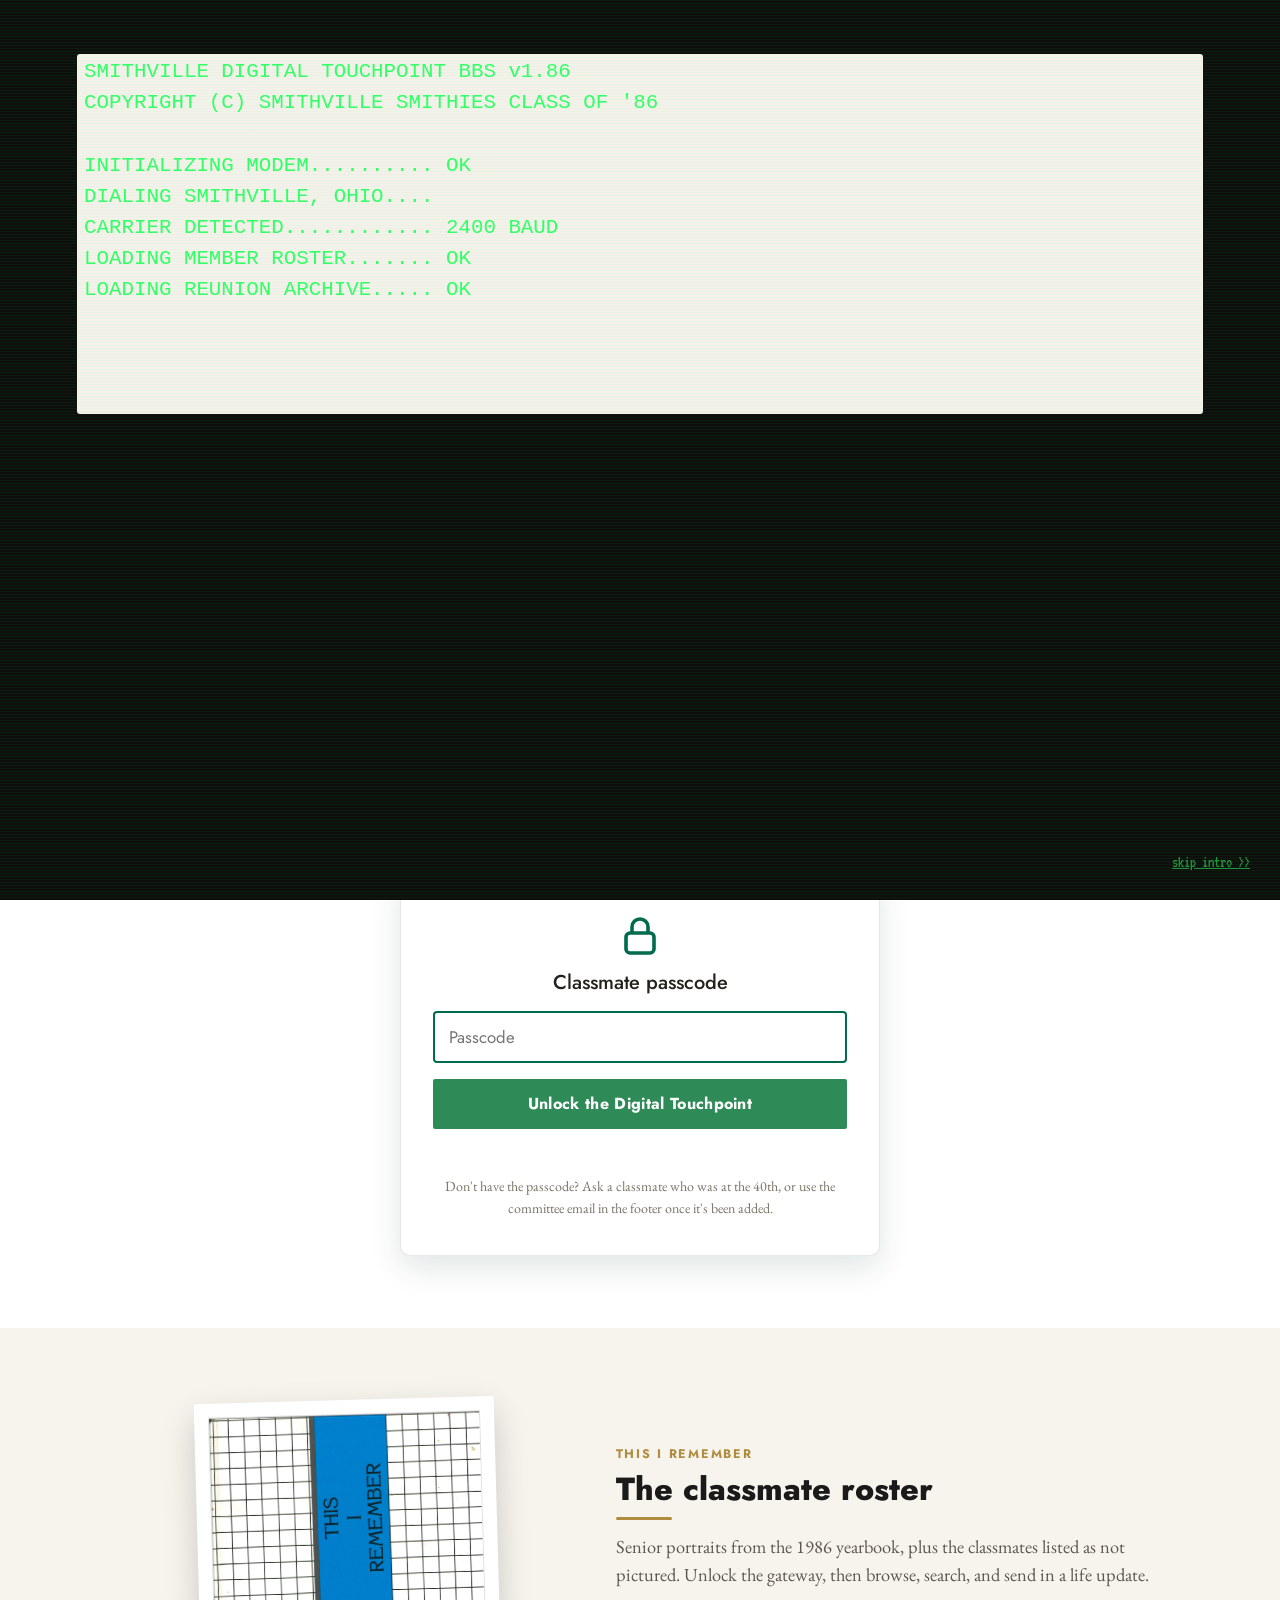
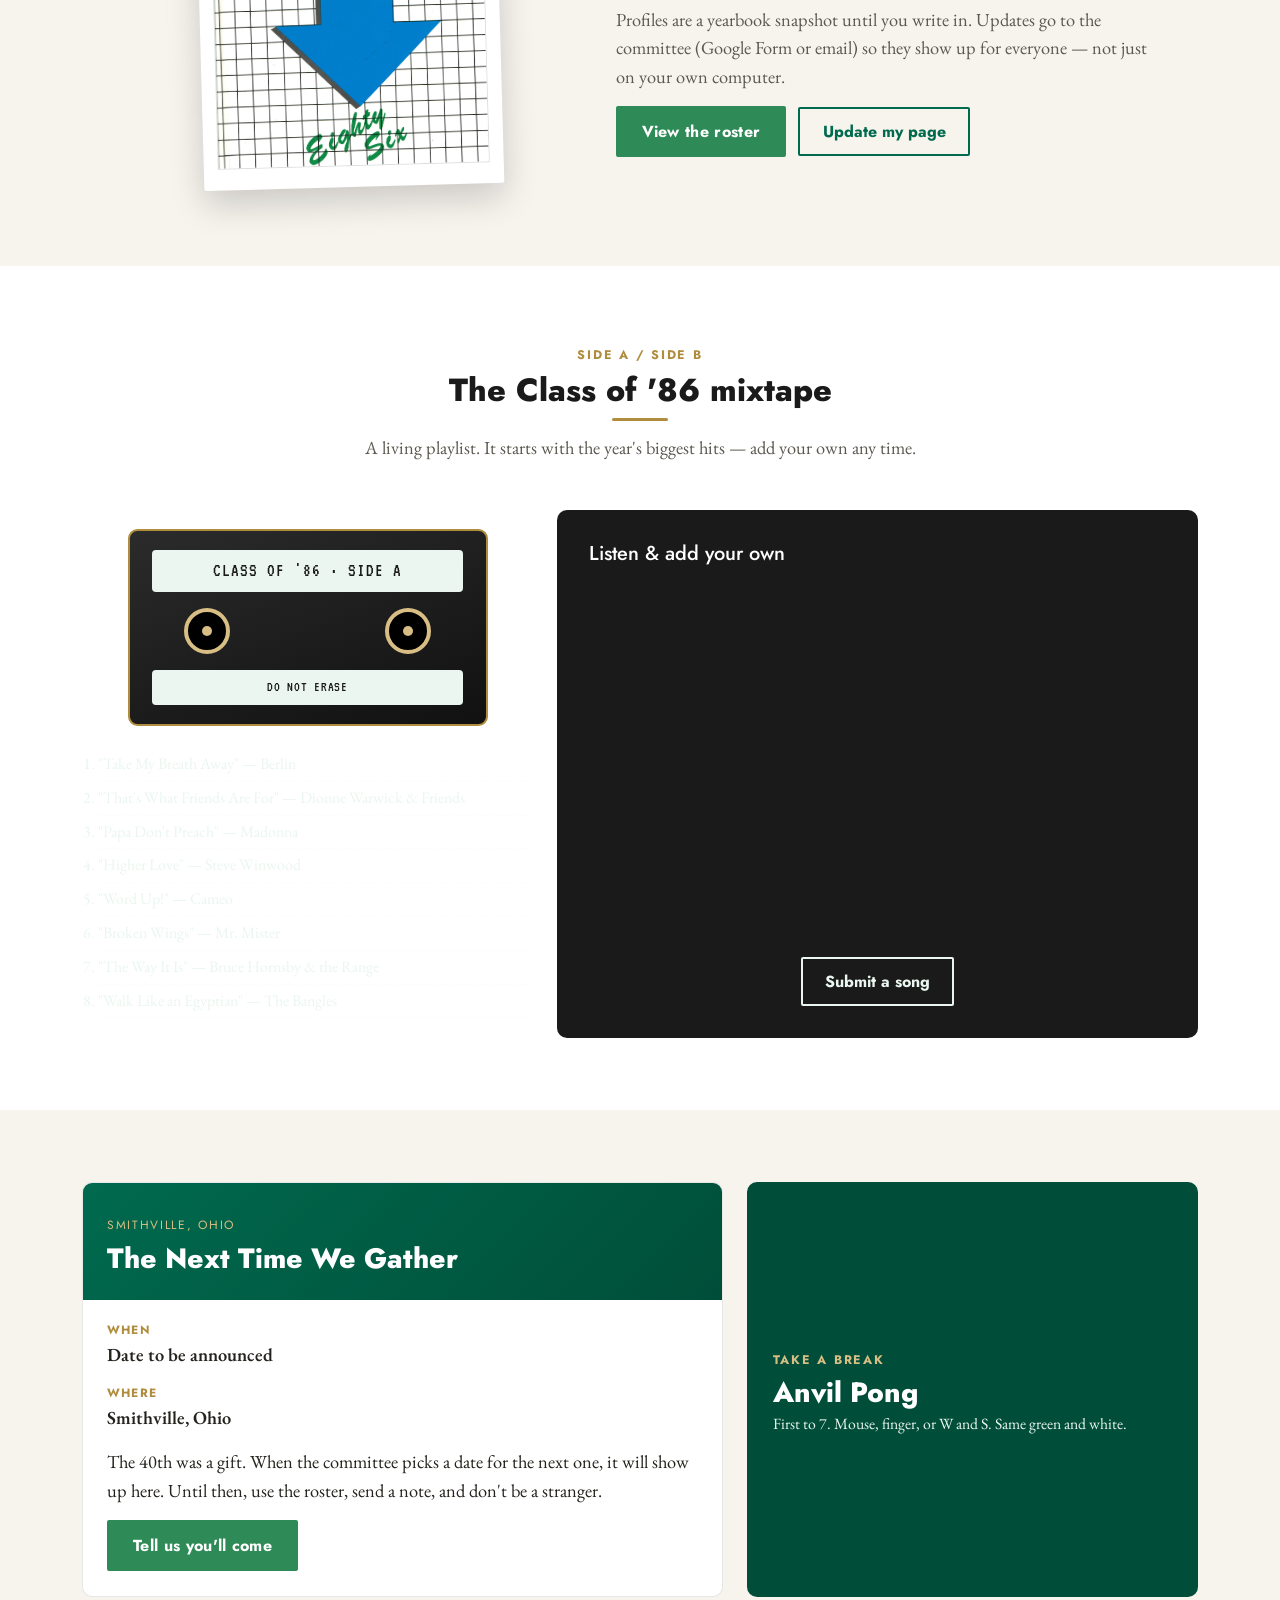
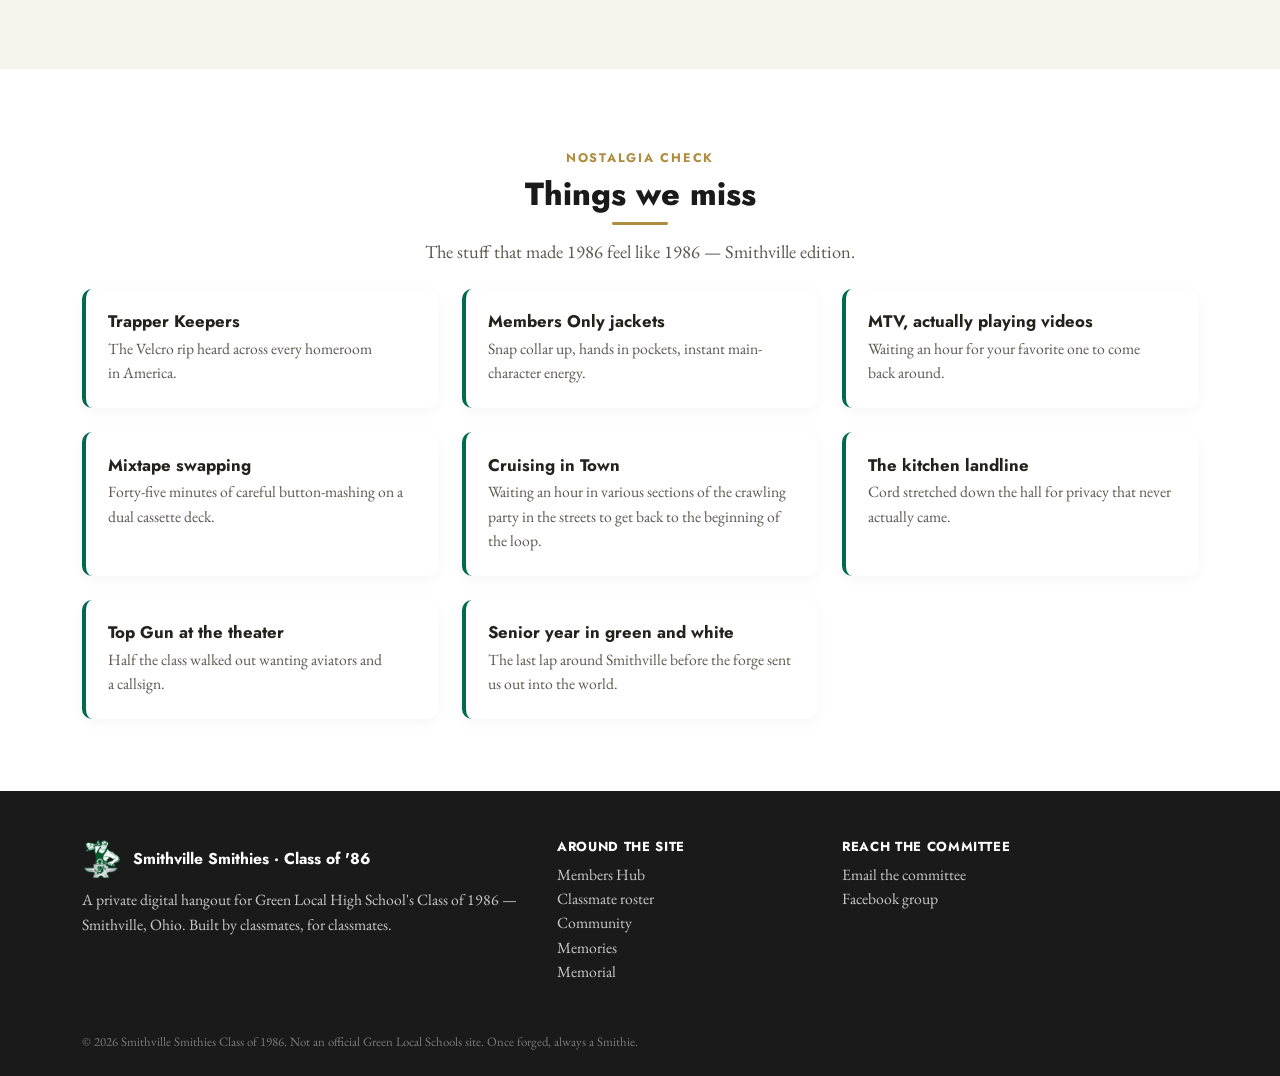
<file: index.html>
<!DOCTYPE html>
<html lang="en">
<head>
<meta charset="UTF-8">
<meta name="viewport" content="width=device-width, initial-scale=1.0">
<meta name="robots" content="noindex, nofollow">
<meta name="theme-color" content="#006A4E">
<title>Smithville Smithies Class of 1986</title>
<meta name="description" content="The private digital hangout for Green Local High School's Class of 1986 — Smithville, Ohio.">
<link rel="icon" type="image/x-icon" href="favicon.ico">
<link rel="icon" type="image/png" sizes="32x32" href="meta/favicon-32.png">
<link rel="icon" type="image/png" sizes="16x16" href="meta/favicon-16.png">
<link rel="apple-touch-icon" sizes="180x180" href="meta/apple-touch-icon.png">
<meta property="og:type" content="website">
<meta property="og:title" content="Smithville Smithies Class of 1986">
<meta property="og:description" content="The private digital hangout for Green Local High School's Class of 1986 — Smithville, Ohio.">
<meta property="og:image" content="meta/og-image.png">
<meta property="og:url" content="index.html">
<meta name="twitter:card" content="summary_large_image">
<meta name="twitter:title" content="Smithville Smithies Class of 1986">
<meta name="twitter:description" content="The private digital hangout for Green Local High School's Class of 1986 — Smithville, Ohio.">
<meta name="twitter:image" content="meta/og-image.png">
<link rel="preconnect" href="https://fonts.googleapis.com">
<link rel="preconnect" href="https://fonts.gstatic.com" crossorigin>
<link href="https://fonts.googleapis.com/css2?family=EB+Garamond:ital,wght@0,400;0,600;1,400&family=Jost:wght@400;500;600;700;800&family=VT323&display=swap" rel="stylesheet">
<link rel="stylesheet" href="css/bootstrap.min.css">
<link rel="stylesheet" href="css/site.css">
</head>
<body>
<a class="skip-link" href="#main">Skip to content</a>
<nav class="navbar navbar-expand-lg navbar-smithie sticky-top">
  <div class="container">
    <a class="navbar-brand" href="index.html">
      <img src="meta/crest.png" alt="" width="42" height="42">
      <span>Smithville Smithies<span class="brand-sub">Class of '86 · Green Local</span></span>
    </a>
    <button class="navbar-toggler" type="button" data-bs-toggle="collapse" data-bs-target="#mainNav" aria-controls="mainNav" aria-expanded="false" aria-label="Menu">
      <span class="navbar-toggler-icon"></span>
    </button>
    <div class="collapse navbar-collapse" id="mainNav">
      <ul class="navbar-nav ms-auto align-items-lg-center">
        <li class="nav-item"><a class="nav-link active" aria-current="page" href="index.html">Home</a></li>
        <li class="nav-item"><a class="nav-link" href="members-hub.html" data-needs-gate>Members Hub</a></li>
        <li class="nav-item"><a class="nav-link" href="roster.html" data-needs-gate>Roster</a></li>
        <li class="nav-item"><a class="nav-link" href="community.html" data-needs-gate>Community</a></li>
        <li class="nav-item"><a class="nav-link" href="memories.html" data-needs-gate>Memories</a></li>
        <li class="nav-item"><a class="nav-link" href="memorial.html" data-needs-gate>Memorial</a></li>
      </ul>
    </div>
  </div>
</nav>

<div id="boot-screen">
  <div id="boot-lines" class="mono"></div>
  <div id="boot-enter-row" class="mono">
    > PRESS <button type="button" id="boot-enter-btn" class="btn-boot-enter">ENTER</button> TO CONNECT
  </div>
  <button type="button" id="skip-intro">skip intro >></button>
</div>

<main id="main">
<header class="hero" id="top">
  <div class="container position-relative">
    <img src="meta/crest.png" alt="Smithville Smithies crest" class="hero-logo" width="110" height="110">
    <div class="years-badge">40 years since we left the forge</div>
    <h1>Class of '86</h1>
    <p class="lede">The unofficial hangout for the Smithville Smithies who graduated together in 1986. Same crest, same green and white — just for us.</p>
    <div class="hero-actions">
      <a href="#gateway" class="btn btn-forge">Enter the Anvil Gateway</a>
      <a href="#mixtape" class="btn btn-outline-forge">The class mixtape</a>
    </div>
  </div>
</header>

<section class="section-pad" id="gateway">
  <div class="container text-center">
    <div class="section-eyebrow">Members only</div>
    <h2 class="section-title">The Anvil Alumni Gateway</h2>
    <p class="section-sub mx-auto mb-4">One passcode opens the roster, reunion photos, and memorial. It's a courtesy lock for classmates — share the code with the Class of '86, not the internet.</p>
    <div class="gateway-panel">
      <svg class="lock-mark" viewBox="0 0 24 24" fill="none" stroke="currentColor" stroke-width="1.8" aria-hidden="true"><rect x="5" y="11" width="14" height="10" rx="2"/><path d="M8 11V8a4 4 0 0 1 8 0v3"/></svg>
      <h3 class="h5 mb-0">Classmate passcode</h3>
      <p id="gateway-already" hidden class="gate-note mb-0 mt-2">You're already in. Head to the Members Hub whenever you're ready.</p>
      <input type="password" id="gateway-passcode" placeholder="Passcode" autocomplete="off" aria-label="Classmate passcode" aria-describedby="gateway-msg">
      <button type="button" class="btn btn-forge w-100" id="gateway-submit">Unlock the Digital Touchpoint</button>
      <div id="gateway-msg" class="mt-2" role="status" aria-live="polite"></div>
      <p class="gate-note">Don't have the passcode? Ask a classmate who was at the 40th, or use the committee email in the footer once it's been added.</p>
    </div>
  </div>
</section>

<section class="section-pad bg-paper" id="profiles">
  <div class="container">
    <div class="row justify-content-center align-items-center g-5">
      <div class="col-md-5 text-center">
        <div class="yearbook-frame">
          <img src="assets/yearbook-cover.jpeg" alt="This I Remember, Eighty Six — Smithville Smithies yearbook cover" class="yearbook-cover-img" width="300">
        </div>
      </div>
      <div class="col-md-6">
        <div class="section-eyebrow">This I Remember</div>
        <h2 class="section-title left">The classmate roster</h2>
        <p style="color:#5c5850;">Senior portraits from the 1986 yearbook, plus the classmates listed as not pictured. Unlock the gateway, then browse, search, and send in a life update.</p>
        <p style="color:#5c5850;">Profiles are a yearbook snapshot until you write in. Updates go to the committee (Google Form or email) so they show up for everyone — not just on your own computer.</p>
        <a href="roster.html" class="btn btn-forge me-2" data-needs-gate>View the roster</a>
        <a href="#" class="btn btn-outline-darkforge" data-action="claim-profile">Update my page</a>
      </div>
    </div>
  </div>
</section>

<section class="section-pad" id="mixtape">
  <div class="container">
    <div class="text-center mb-5">
      <div class="section-eyebrow">Side A / Side B</div>
      <h2 class="section-title">The Class of '86 mixtape</h2>
      <p class="section-sub mx-auto">A living playlist. It starts with the year's biggest hits — add your own any time.</p>
    </div>
    <div class="row g-4 align-items-center">
      <div class="col-lg-5">
        <div class="cassette">
          <div class="tape-label">CLASS OF '86 · SIDE A</div>
          <div class="reel-row"><div class="reel"></div><div class="reel"></div></div>
          <div class="tape-label" style="font-size:.9rem;">DO NOT ERASE</div>
        </div>
        <ol class="track-list mb-0 ps-3">
          <li>"Take My Breath Away" — Berlin</li>
          <li>"That's What Friends Are For" — Dionne Warwick & Friends</li>
          <li>"Papa Don't Preach" — Madonna</li>
          <li>"Higher Love" — Steve Winwood</li>
          <li>"Word Up!" — Cameo</li>
          <li>"Broken Wings" — Mr. Mister</li>
          <li>"The Way It Is" — Bruce Hornsby & the Range</li>
          <li>"Walk Like an Egyptian" — The Bangles</li>
        </ol>
      </div>
      <div class="col-lg-7">
        <div class="mixtape-wrap">
          <h3 class="h5 mb-3">Listen & add your own</h3>
          <div id="spotify-embed"></div>
          <p class="spotify-note" id="spotify-placeholder-note">The class mixtape playlist will appear here once the committee adds it. Until then, the Side A track list is the tape.</p>
          <div class="text-center mt-3">
            <a href="#" class="btn btn-outline-forge" data-action="mixtape">Submit a song</a>
          </div>
        </div>
      </div>
    </div>
  </div>
</section>

<section class="section-pad bg-paper" id="next">
  <div class="container">
    <div class="row g-4 align-items-stretch">
      <div class="col-lg-7">
        <div class="reunion-event-card h-100">
          <div class="reunion-event-banner">
            <span class="re-eyebrow">Smithville, Ohio</span>
            <h3 data-gathering="title">The Next Time We Gather</h3>
          </div>
          <div class="reunion-event-details">
            <div class="re-detail-row">
              <div>
                <div class="re-detail-label">When</div>
                <div class="re-detail-value" data-gathering="date">Date to be announced</div>
              </div>
            </div>
            <div class="re-detail-row">
              <div>
                <div class="re-detail-label">Where</div>
                <div class="re-detail-value" data-gathering="venue">Smithville, Ohio</div>
              </div>
            </div>
            <p class="mb-3" data-gathering="blurb">The 40th was a gift. When the committee picks a date for the next one, it will show up here.</p>
            <a href="#" class="btn btn-forge" data-action="rsvp">Tell us you'll come</a>
          </div>
        </div>
      </div>
      <div class="col-lg-5 d-flex">
        <a class="pong-teaser flex-fill" href="forge-pong.html" data-needs-gate>
          <div>
            <div class="section-eyebrow" style="color:var(--gold-light);">Take a break</div>
            <h3>Anvil Pong</h3>
            <p>First to 7. Mouse, finger, or W and S. Same green and white.</p>
          </div>
        </a>
      </div>
    </div>
  </div>
</section>

<section class="section-pad" id="miss">
  <div class="container">
    <div class="text-center mb-4">
      <div class="section-eyebrow">Nostalgia check</div>
      <h2 class="section-title">Things we miss</h2>
      <p class="section-sub mx-auto">The stuff that made 1986 feel like 1986 — Smithville edition.</p>
    </div>
    <div class="row g-4">
      <div class="col-md-6 col-lg-4"><div class="miss-card"><h4>Trapper Keepers</h4><p>The Velcro rip heard across every homeroom in America.</p></div></div>
      <div class="col-md-6 col-lg-4"><div class="miss-card"><h4>Members Only jackets</h4><p>Snap collar up, hands in pockets, instant main-character energy.</p></div></div>
      <div class="col-md-6 col-lg-4"><div class="miss-card"><h4>MTV, actually playing videos</h4><p>Waiting an hour for your favorite one to come back around.</p></div></div>
      <div class="col-md-6 col-lg-4"><div class="miss-card"><h4>Mixtape swapping</h4><p>Forty-five minutes of careful button-mashing on a dual cassette deck.</p></div></div>
      <div class="col-md-6 col-lg-4"><div class="miss-card"><h4>Cruising in Town</h4><p>Waiting an hour in various sections of the crawling party in the streets to get back to the beginning of the loop.</p></div></div>
      <div class="col-md-6 col-lg-4"><div class="miss-card"><h4>The kitchen landline</h4><p>Cord stretched down the hall for privacy that never actually came.</p></div></div>
      <div class="col-md-6 col-lg-4"><div class="miss-card"><h4>Top Gun at the theater</h4><p>Half the class walked out wanting aviators and a callsign.</p></div></div>
      <div class="col-md-6 col-lg-4"><div class="miss-card"><h4>Senior year in green and white</h4><p>The last lap around Smithville before the forge sent us out into the world.</p></div></div>
    </div>
  </div>
</section>
</main>
<footer class="footer-smithie">
  <div class="container">
    <div class="row g-4">
      <div class="col-md-5">
        <div class="footer-brand">
          <img src="meta/crest.png" alt="" width="40" height="40">
          Smithville Smithies · Class of '86
        </div>
        <p>A private digital hangout for Green Local High School's Class of 1986 — Smithville, Ohio. Built by classmates, for classmates.</p>
      </div>
      <div class="col-md-3">
        <h6>Around the site</h6>
        <ul class="list-unstyled">
          <li><a href="members-hub.html" data-needs-gate>Members Hub</a></li>
          <li><a href="roster.html" data-needs-gate>Classmate roster</a></li>
          <li><a href="community.html" data-needs-gate>Community</a></li>
          <li><a href="memories.html" data-needs-gate>Memories</a></li>
          <li><a href="memorial.html" data-needs-gate>Memorial</a></li>
        </ul>
      </div>
      <div class="col-md-4">
        <h6>Reach the committee</h6>
        <ul class="list-unstyled">
          <li data-contact-email><a data-contact-email data-mail-subject="Class of '86" href="#">Email the committee</a></li>
          <li data-facebook><a data-facebook href="#" target="_blank" rel="noopener">Facebook group</a></li>
          <li data-missing-contact>The committee hasn't published a contact email yet. Ask a classmate from the 40th if you need to write in.</li>
          <li><a href="index.html#gateway" data-lock-site>Lock the members area</a></li>
        </ul>
      </div>
    </div>
    <p class="fine-print">&copy; 2026 Smithville Smithies Class of 1986. Not an official Green Local Schools site. Once forged, always a Smithie.</p>
  </div>
</footer>
<script src="js/bootstrap.bundle.min.js"></script>
<script src="js/config.js"></script>
<script src="js/site.js"></script>
</body>
</html>
</file>
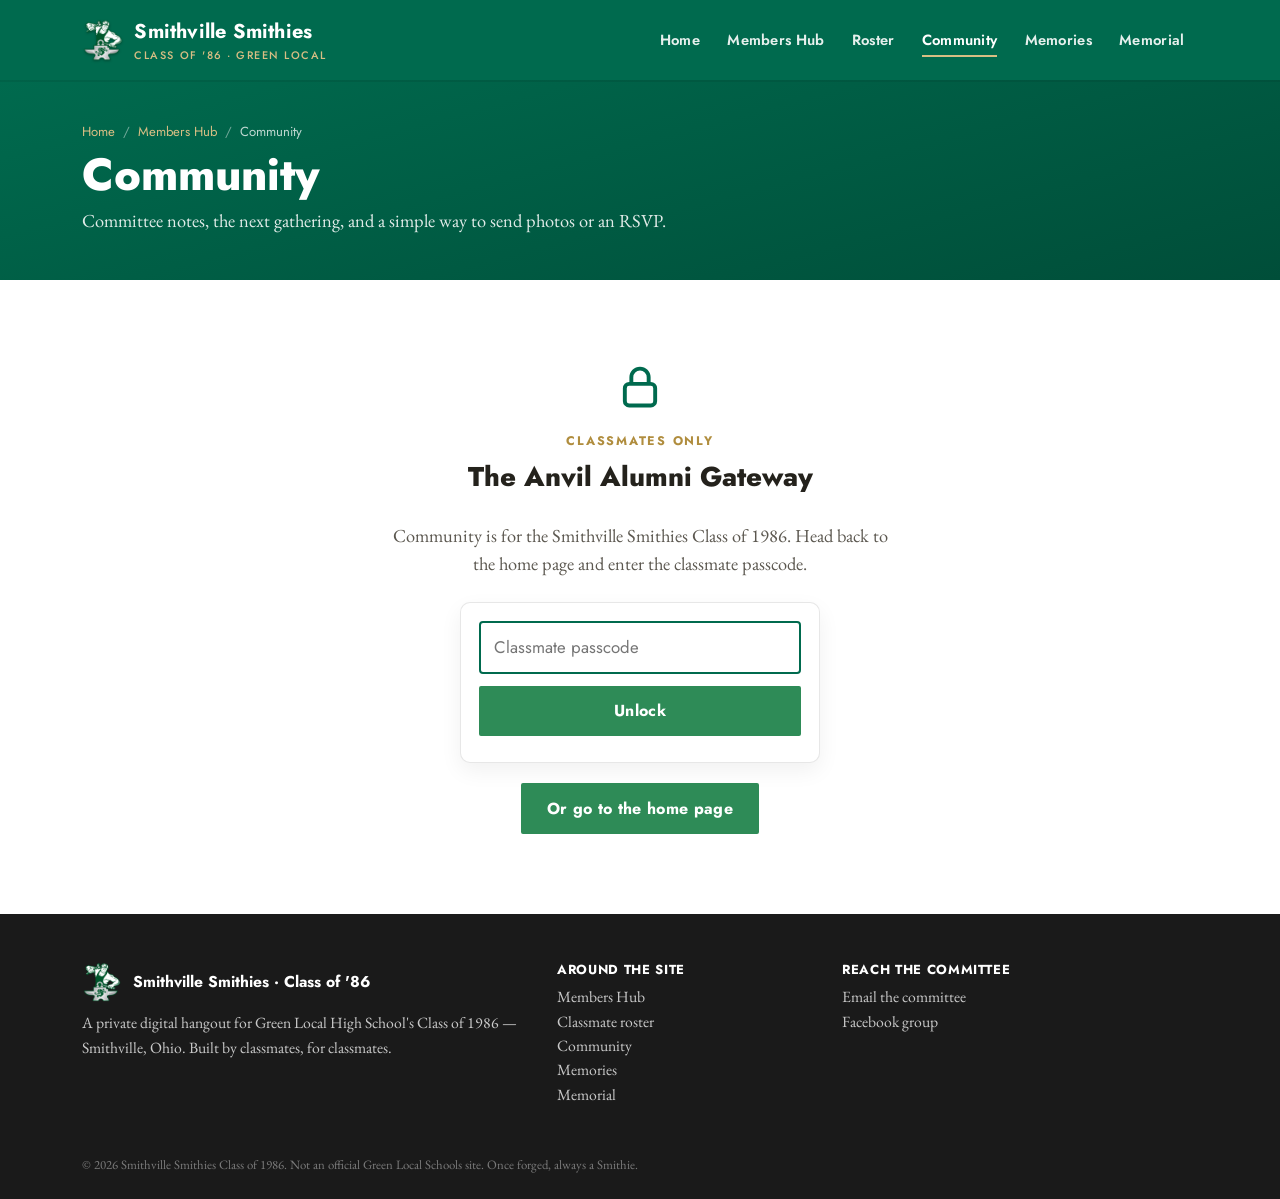
<file: community.html>
<!DOCTYPE html>
<html lang="en">
<head>
<meta charset="UTF-8">
<meta name="viewport" content="width=device-width, initial-scale=1.0">
<title>Community | Smithville Smithies Class of 1986</title>
<meta name="description" content="News, the next gathering, and a way to write in for the Smithville Smithies Class of 1986.">
<meta name="robots" content="noindex, nofollow">
<meta name="theme-color" content="#006A4E">
<link rel="icon" type="image/x-icon" href="favicon.ico">
<link rel="icon" type="image/png" sizes="32x32" href="meta/favicon-32.png">
<link rel="icon" type="image/png" sizes="16x16" href="meta/favicon-16.png">
<link rel="apple-touch-icon" sizes="180x180" href="meta/apple-touch-icon.png">
<meta property="og:type" content="website">
<meta property="og:title" content="Community | Smithville Smithies Class of 1986">
<meta property="og:description" content="News, the next gathering, and a way to write in for the Smithville Smithies Class of 1986.">
<meta property="og:image" content="meta/og-image.png">
<meta property="og:url" content="community.html">
<meta name="twitter:card" content="summary_large_image">
<meta name="twitter:title" content="Community | Smithville Smithies Class of 1986">
<meta name="twitter:description" content="News, the next gathering, and a way to write in for the Smithville Smithies Class of 1986.">
<meta name="twitter:image" content="meta/og-image.png">
<link rel="preconnect" href="https://fonts.googleapis.com">
<link rel="preconnect" href="https://fonts.gstatic.com" crossorigin>
<link href="https://fonts.googleapis.com/css2?family=EB+Garamond:ital,wght@0,400;0,600;1,400&family=Jost:wght@400;500;600;700;800&family=VT323&display=swap" rel="stylesheet">
<link rel="stylesheet" href="css/bootstrap.min.css">
<link rel="stylesheet" href="css/site.css">
</head>
<body>
<a class="skip-link" href="#main">Skip to content</a>
<nav class="navbar navbar-expand-lg navbar-smithie sticky-top">
  <div class="container">
    <a class="navbar-brand" href="index.html">
      <img src="meta/crest.png" alt="" width="42" height="42">
      <span>Smithville Smithies<span class="brand-sub">Class of '86 · Green Local</span></span>
    </a>
    <button class="navbar-toggler" type="button" data-bs-toggle="collapse" data-bs-target="#mainNav" aria-controls="mainNav" aria-expanded="false" aria-label="Menu">
      <span class="navbar-toggler-icon"></span>
    </button>
    <div class="collapse navbar-collapse" id="mainNav">
      <ul class="navbar-nav ms-auto align-items-lg-center">
        <li class="nav-item"><a class="nav-link" href="index.html">Home</a></li>
        <li class="nav-item"><a class="nav-link" href="members-hub.html">Members Hub</a></li>
        <li class="nav-item"><a class="nav-link" href="roster.html">Roster</a></li>
        <li class="nav-item"><a class="nav-link active" aria-current="page" href="community.html">Community</a></li>
        <li class="nav-item"><a class="nav-link" href="memories.html">Memories</a></li>
        <li class="nav-item"><a class="nav-link" href="memorial.html">Memorial</a></li>
      </ul>
    </div>
  </div>
</nav>
<header class="page-header">
  <div class="container">
    <nav aria-label="breadcrumb"><ol class="breadcrumb">
      <li class="breadcrumb-item"><a href="index.html">Home</a></li><li class="breadcrumb-item"><a href="members-hub.html">Members Hub</a></li><li class="breadcrumb-item active" aria-current="page">Community</li>
    </ol></nav>
    <h1>Community</h1>
    <p>Committee notes, the next gathering, and a simple way to send photos or an RSVP.</p>
  </div>
</header>
<section class="locked-wrap" id="locked-notice">
  <div class="container">
    <svg class="lock-mark" viewBox="0 0 24 24" fill="none" stroke="currentColor" stroke-width="1.8" aria-hidden="true"><rect x="5" y="11" width="14" height="10" rx="2"/><path d="M8 11V8a4 4 0 0 1 8 0v3"/></svg>
    <div class="section-heading" style="text-align:center;">
      <span class="kicker">Classmates only</span>
      <h2>The Anvil Alumni Gateway</h2>
    </div>
    <p style="max-width:520px;margin:0 auto 1.5rem;color:#5c5850;">
      Community is for the Smithville Smithies Class of 1986. Head back to the home page and enter the classmate passcode.
    </p>
    <a href="index.html#gateway" class="btn btn-forge">Go to the gateway</a>
  </div>
</section>

<div id="gated-content" style="display:none;">
<main id="main">
<section class="section-pad">
  <div class="container">
    <div class="row g-4">
      <div class="col-lg-8">
        <span class="section-tag">From the committee</span>
        <h2 class="mb-3" style="font-weight:800;font-size:1.5rem;">Announcements</h2>
        <div class="announcement-card pinned">
          <div class="ann-meta">Reunion committee <span class="pin-tag">Pinned</span></div>
          <h3 class="h4">Welcome to the Class of '86 digital hangout</h3>
          <p class="mb-0">This is the quiet corner of the internet for our class. Unlock the gateway, look up a name, flip through the 25th and 40th photos, and write in when you have news. No app to download. No passwords to remember besides the one classmate code.</p>
        </div>
        <div class="announcement-card">
          <div class="ann-meta">Reunion committee</div>
          <h3 class="h4">The 40th was a gift</h3>
          <p class="mb-0">We had such a good time that we're not waiting around until the 50-year mark to do it again. When a date and place are locked in, they'll replace the "to be announced" lines on this page. Watch here, and tell a classmate who doesn't live online.</p>
        </div>
      </div>
      <div class="col-lg-4">
        <span class="section-tag">Write in</span>
        <a class="upload-card" data-action="photos" href="#">
          <strong>Send a throwback photo</strong>
          <span>Hallway shots, football games, prom, the parking lot. Grainy is better.</span>
        </a>
        <p class="roster-note">Photos go to the committee. They'll add them to the Memories board so they stay with the class, not on one person's phone.</p>
      </div>
    </div>
  </div>
</section>

<section class="section-pad bg-paper">
  <div class="container">
    <span class="section-tag">Save the date</span>
    <h2 class="mb-4" style="font-weight:800;font-size:1.5rem;" data-gathering="title">The Next Time We Gather</h2>
    <div class="row g-4">
      <div class="col-lg-7">
        <div class="reunion-event-card">
          <div class="reunion-event-banner">
            <span class="re-eyebrow">Smithville Smithies · Class of 1986</span>
            <h3 data-gathering="title">The Next Time We Gather</h3>
          </div>
          <div class="reunion-event-details">
            <div class="re-detail-row">
              <div>
                <div class="re-detail-label">Date & time</div>
                <div class="re-detail-value" data-gathering="date">Date to be announced</div>
              </div>
            </div>
            <div class="re-detail-row">
              <div>
                <div class="re-detail-label">Venue</div>
                <div class="re-detail-value" data-gathering="venue">Smithville, Ohio</div>
              </div>
            </div>
            <p class="mb-0" data-gathering="blurb"></p>
            <div class="map-frame mt-3">
              <iframe title="Map of Smithville, Ohio" loading="lazy" src="https://maps.google.com/maps?q=Smithville%2C%20Ohio&output=embed"></iframe>
            </div>
          </div>
        </div>
      </div>
      <div class="col-lg-5">
        <div class="reunion-event-card h-100">
          <div class="reunion-event-details">
            <h3 class="h4">RSVP</h3>
            <p>When a date is set, this button opens the committee's Google Form (if they added one). Until then it opens a short note you can email or copy.</p>
            <a href="#" class="btn btn-forge w-100" data-action="rsvp">Tell the committee</a>
            <p class="roster-note mt-3 mb-0">There is no live head-count on this page on purpose. GitHub Pages can't store RSVPs. A Google Form (or a simple email) is the reliable way, and an admin can paste the latest numbers into an announcement when they want to.</p>
          </div>
        </div>
      </div>
    </div>
  </div>
</section>
</main>
</div>
<footer class="footer-smithie">
  <div class="container">
    <div class="row g-4">
      <div class="col-md-5">
        <div class="footer-brand">
          <img src="meta/crest.png" alt="" width="40" height="40">
          Smithville Smithies · Class of '86
        </div>
        <p>A private digital hangout for Green Local High School's Class of 1986 — Smithville, Ohio. Built by classmates, for classmates.</p>
      </div>
      <div class="col-md-3">
        <h6>Around the site</h6>
        <ul class="list-unstyled">
          <li><a href="members-hub.html">Members Hub</a></li>
          <li><a href="roster.html">Classmate roster</a></li>
          <li><a href="community.html">Community</a></li>
          <li><a href="memories.html">Memories</a></li>
          <li><a href="memorial.html">Memorial</a></li>
        </ul>
      </div>
      <div class="col-md-4">
        <h6>Reach the committee</h6>
        <ul class="list-unstyled">
          <li data-contact-email><a data-contact-email data-mail-subject="Class of '86" href="#">Email the committee</a></li>
          <li data-facebook><a data-facebook href="#" target="_blank" rel="noopener">Facebook group</a></li>
          <li data-missing-contact>The committee hasn't published a contact email yet. Ask a classmate from the 40th if you need to write in.</li>
          <li><a href="index.html#gateway" data-lock-site>Lock the members area</a></li>
        </ul>
      </div>
    </div>
    <p class="fine-print">&copy; 2026 Smithville Smithies Class of 1986. Not an official Green Local Schools site. Once forged, always a Smithie.</p>
  </div>
</footer>
<script src="js/bootstrap.bundle.min.js"></script>
<script src="js/config.js"></script>
<script src="js/site.js"></script>
</body>
</html>
</file>
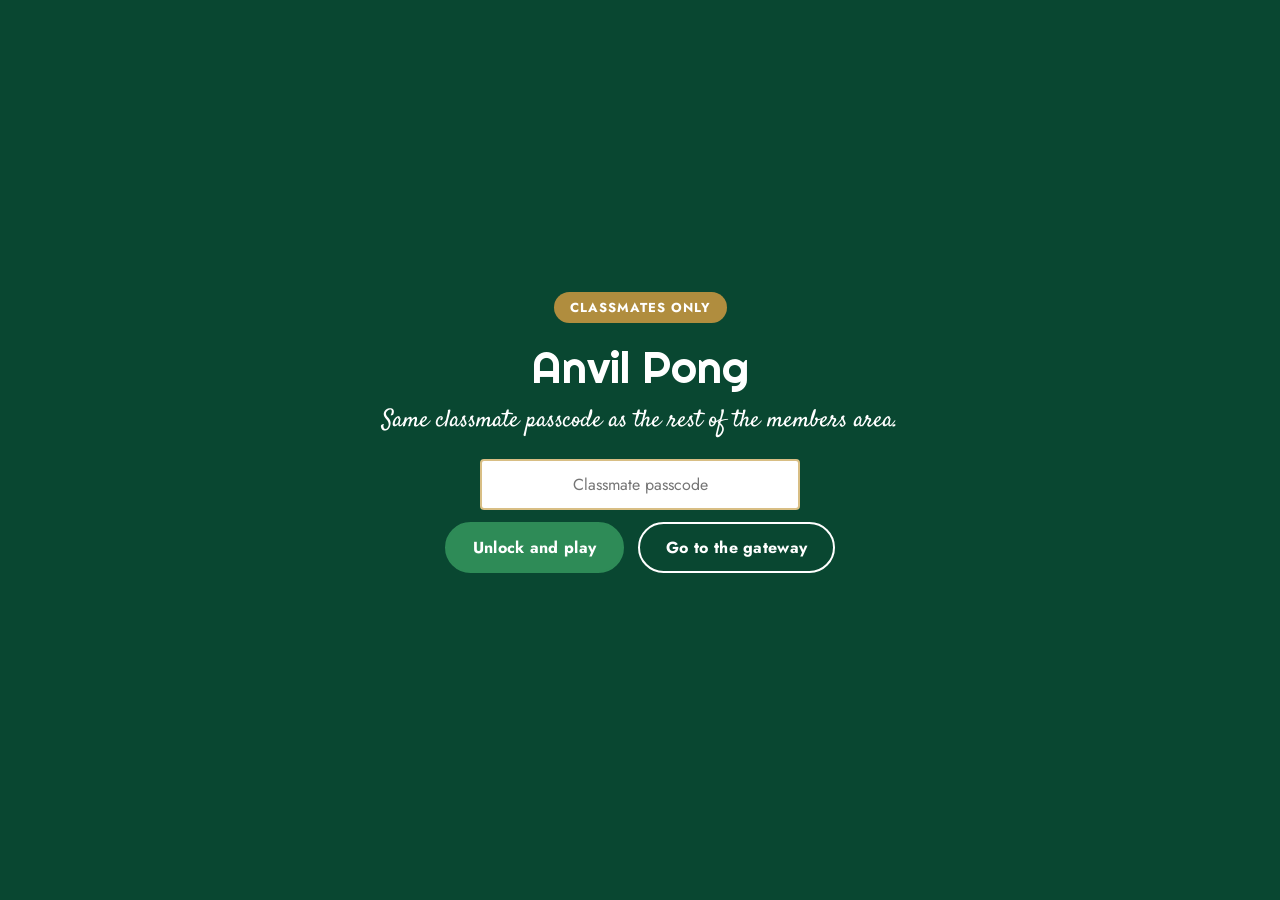
<file: forge-pong.html>
<!DOCTYPE html>
<html lang="en">
<head>
<meta charset="UTF-8">
<meta name="viewport" content="width=device-width, initial-scale=1.0">
<title>Anvil Pong // Smithville '86</title>
<link rel="icon" type="image/x-icon" href="favicon.ico">
<link rel="icon" type="image/png" sizes="32x32" href="meta/favicon-32.png">
<link rel="icon" type="image/png" sizes="16x16" href="meta/favicon-16.png">
<link rel="apple-touch-icon" sizes="180x180" href="meta/apple-touch-icon.png">
<meta name="robots" content="noindex, nofollow">
<meta name="theme-color" content="#006A4E">
<link rel="preconnect" href="https://fonts.googleapis.com">
<link rel="preconnect" href="https://fonts.gstatic.com" crossorigin>
<link href="https://fonts.googleapis.com/css2?family=VT323&family=EB+Garamond:ital,wght@0,400;0,600;1,400&family=Jost:wght@400;500;600;700&family=Righteous&family=Satisfy&display=swap" rel="stylesheet">
<style>
  :root{
    --forest:#006A4E;
    --forest-dark:#004E39;
    --green-btn:#2E8B57;
    --green-btn-hover:#EAF6EF;
    --white:#ffffff;
    --gold:#B08D3E;
    --gold-light:#D8BE84;
    --cream:#EAF6EF;
    --charcoal:#1A1A1A;
  }
  *{box-sizing:border-box;}
  html,body{
    margin:0;padding:0;height:100%;
    height:100dvh;
    background:var(--forest);
    font-family:'Jost', Arial, sans-serif;
    color:var(--white);
    overflow:hidden;
    user-select:none;
    overscroll-behavior:none;
  }
  #wrap{
    position:relative;
    width:100%;
    max-width:800px;
    margin:0 auto;
    height:100%;
    height:100dvh;
    max-height:100dvh;
    display:flex;
    flex-direction:column;
    align-items:center;
    justify-content:center;
    background:
      radial-gradient(ellipse at 50% 0%, rgba(255,255,255,0.05) 0%, rgba(0,0,0,0) 60%),
      linear-gradient(180deg, var(--forest) 0%, var(--forest-dark) 100%);
    overflow:hidden;
  }
  @media (min-width: 768px) {
    body{
      display:flex;
      align-items:center;
      justify-content:center;
      padding:12px;
    }
    #wrap{
      aspect-ratio: 4 / 3;
      height:auto;
      max-height:calc(100dvh - 24px);
      border-radius:18px;
      border:1px solid rgba(255,255,255,0.12);
    }
  }
  #topbar{
    width:100%;
    display:flex;
    justify-content:space-between;
    align-items:center;
    padding:10px 20px;
    font-size:clamp(12px, 2.2vw, 16px);
    font-weight:700;
    letter-spacing:0.5px;
    border-bottom:1px solid rgba(255,255,255,0.15);
    flex-shrink:0;
  }
  #topbar .title{
    display:flex; align-items:center; gap:8px;
    color:var(--white);
    font-family:'Righteous', cursive;
    font-weight:400;
  }
  #topbar .title .mark{ color:var(--gold-light); font-size:1.2em; }
  #topbar .tag{
    color:var(--gold-light);
    font-size:0.85em;
    letter-spacing:1px;
    text-transform:uppercase;
  }
  #score{
    font-size:clamp(22px, 5vw, 40px);
    font-weight:800;
    letter-spacing:6px;
    padding:6px 0;
    flex-shrink:0;
    color:var(--white);
  }
  #score .divider{ color:var(--gold-light); }
  canvas{
    display:block;
    background:transparent;
    touch-action:none;
    width:100%;
    flex:1;
    min-height:0;
  }
  #overlay{
    position:absolute; inset:0;
    display:flex; flex-direction:column;
    align-items:center; justify-content:center;
    text-align:center;
    background:rgba(10,70,48,0.94);
    z-index:10;
    padding:20px;
  }
  #pong-lock{
    position:fixed; inset:0; z-index:50;
    display:flex; flex-direction:column; align-items:center; justify-content:center;
    text-align:center; padding:24px;
    background:rgba(10,70,48,0.96);
  }
  #pong-lock[hidden]{ display:none !important; }
  #pong-lock h1{
    color:var(--white);
    font-family:'Righteous', cursive;
    font-size:clamp(26px, 6vw, 44px);
    font-weight:400;
    margin:0 0 10px 0;
  }
  #pong-lock .sub{
    font-family:'Satisfy', cursive;
    font-size:clamp(17px, 3.6vw, 24px);
    max-width:520px;
    margin-bottom:20px;
    line-height:1.4;
  }
  #overlay .badge, #pong-lock .badge{
    background:var(--gold);
    color:var(--white);
    font-weight:700;
    font-size:clamp(10px, 2vw, 13px);
    letter-spacing:1px;
    text-transform:uppercase;
    padding:6px 16px;
    border-radius:999px;
    margin-bottom:16px;
  }
  #overlay h1{
    color:var(--white);
    font-family:'Righteous', cursive;
    font-size:clamp(26px, 6vw, 44px);
    font-weight:400;
    letter-spacing:0.5px;
    margin:0 0 10px 0;
  }
  #overlay .sub{
    font-family:'Satisfy', cursive;
    font-size:clamp(17px, 3.6vw, 24px);
    font-weight:400;
    color:var(--white);
    opacity:0.92;
    margin-bottom:20px;
    max-width:520px;
    line-height:1.4;
  }
  .btnrow{
    display:flex; gap:14px; flex-wrap:wrap; justify-content:center;
    width:100%;
    max-width:420px;
  }
  .pillbtn{
    font-family:'Jost', Arial, sans-serif;
    font-weight:700;
    font-size:clamp(13px, 2.6vw, 16px);
    padding:12px 26px;
    border-radius:2rem;
    cursor:pointer;
    letter-spacing:0.3px;
    border:2px solid transparent;
    transition:background 0.15s ease, transform 0.1s ease, color 0.15s ease;
    min-height:44px;
  }
  .pillbtn:active{ transform:scale(0.97); }
  .pillbtn.solid{
    background:var(--green-btn);
    color:var(--white);
    border-color:var(--green-btn);
  }
  .pillbtn.solid:hover{ background:var(--green-btn-hover); color:var(--forest-dark); }
  .pillbtn.outline{
    background:transparent;
    color:var(--white);
    border-color:var(--white);
  }
  .pillbtn.outline:hover{ background:rgba(255,255,255,0.1); }
  #overlay .instructions{
    margin-top:18px;
    font-size:clamp(10px, 2vw, 12px);
    color:var(--cream);
    opacity:0.75;
    line-height:1.6;
    font-weight:600;
  }
  #footer{
    width:100%;
    text-align:center;
    font-size:clamp(9px, 1.8vw, 11px);
    color:var(--gold-light);
    padding:8px 0 12px 0;
    padding-bottom: max(12px, env(safe-area-inset-bottom));
    letter-spacing:0.5px;
    font-weight:700;
    text-transform:uppercase;
    flex-shrink:0;
  }
  @media (max-width: 575.98px) {
    #overlay, #pong-lock { padding: 20px 16px; }
    .pillbtn { width: 100%; }
    #overlay .instructions { max-width: 280px; }
  }
</style>
</head>
<body>
<div id="pong-lock" hidden>
  <div class="badge">Classmates only</div>
  <h1>Anvil Pong</h1>
  <div class="sub">Same classmate passcode as the rest of the members area.</div>
  <label for="pong-code" class="visually-hidden" style="position:absolute;left:-999px;">Classmate passcode</label>
  <input id="pong-code" type="password" placeholder="Classmate passcode" autocomplete="off" aria-describedby="pong-lock-msg"
    style="width:min(320px,100%);padding:12px 14px;margin:0 0 12px;border:2px solid #D8BE84;border-radius:4px;font-size:16px;font-family:'Jost',Arial,sans-serif;text-align:center;">
  <div class="btnrow">
    <button type="button" class="pillbtn solid" id="pong-unlock">Unlock and play</button>
    <a class="pillbtn outline" href="index.html#gateway" style="text-decoration:none;display:inline-block;">Go to the gateway</a>
  </div>
  <p id="pong-lock-msg" role="status" aria-live="polite" style="min-height:1.3em;margin:14px 0 0;font-weight:600;"></p>
</div>
<div id="wrap">
  <div id="topbar">
    <span class="title"><span class="mark">&#9874;</span> Anvil Pong</span>
    <a class="tag" href="index.html" style="color:inherit;text-decoration:none;">Class of '86 · Home</a>
  </div>
  <div id="score">00<span class="divider">&nbsp;&nbsp;:&nbsp;&nbsp;</span>00</div>
  <canvas id="game"></canvas>
  <div id="footer">First to 7 &mdash; Once Forged, Always a Smithie</div>

  <div id="overlay">
    <div class="badge">A Smithville '86 Digital Touchpoint Arcade</div>
    <h1>Anvil Pong</h1>
    <div class="sub">Same crest, same green and white &mdash; strictly for classmates who got forged together.</div>
    <div class="btnrow">
      <button class="pillbtn solid" id="startBtn">Start Game</button>
      <a class="pillbtn outline" href="index.html" style="text-decoration:none;display:inline-block;">Back to class site</a>
    </div>
    <div class="instructions">
      Mouse / touch / arrow keys / W&ndash;S to move your paddle &middot; Space or tap to serve &middot; First to 7 wins<br>
      On a phone, drag your thumb on the court to move. Turn sideways for a wider court.
    </div>
  </div>
</div>

<script src="js/config.js"></script>
<script>
(function(){
  var GATE_KEY = "smithville86_gate";
  function isUnlocked() {
    try { return window.localStorage.getItem(GATE_KEY) === "unlocked"; }
    catch (e) { return false; }
  }
  function passcodeOk(val) {
    var cfg = window.SHS86 || {};
    var real = String(cfg.passcode || "").trim().toUpperCase();
    return real && String(val || "").trim().toUpperCase() === real;
  }
  if (!isUnlocked()) {
    var lock = document.getElementById("pong-lock");
    var wrap = document.getElementById("wrap");
    if (lock) lock.hidden = false;
    if (wrap) wrap.style.display = "none";
    var msg = document.getElementById("pong-lock-msg");
    var input = document.getElementById("pong-code");
    function fail(text) {
      if (msg) { msg.textContent = text; msg.style.color = "#ffd0d0"; }
      if (input) { input.focus(); input.select(); }
    }
    function tryUnlock() {
      var val = input ? input.value : "";
      if (!String(val).trim()) { fail("Type the classmate passcode first."); return; }
      if (passcodeOk(val)) {
        try { window.localStorage.setItem(GATE_KEY, "unlocked"); } catch (e) {}
        window.location.reload();
      } else {
        fail("That's not it. Try again, or ask a classmate from the 40th for the passcode.");
      }
    }
    var btn = document.getElementById("pong-unlock");
    if (btn) btn.addEventListener("click", tryUnlock);
    if (input) input.addEventListener("keydown", function (e) {
      if (e.key === "Enter") { e.preventDefault(); tryUnlock(); }
    });
    return;
  }

  const canvas = document.getElementById('game');
  const ctx = canvas.getContext('2d');
  const overlay = document.getElementById('overlay');
  const startBtn = document.getElementById('startBtn');
  const scoreEl = document.getElementById('score');

  let LW = 800, LH = 500;
  let scale = 1;
  const WIN_SCORE = 7;
  const state = {
    playerY: LH/2 - 40,
    aiY: LH/2 - 40,
    paddleH: 80,
    paddleW: 12,
    ballX: LW/2,
    ballY: LH/2,
    ballVX: 0,
    ballVY: 0,
    baseSpeed: 5.2,
    playerScore: 0,
    aiScore: 0,
    running: false,
    serving: true,
    aiError: 0,
    trail: []
  };

  function resize(){
    const rect = canvas.getBoundingClientRect();
    const dpr = window.devicePixelRatio || 1;
    const cssW = Math.max(1, rect.width);
    const cssH = Math.max(1, rect.height);
    canvas.width = Math.max(1, Math.floor(cssW * dpr));
    canvas.height = Math.max(1, Math.floor(cssH * dpr));
    LW = 800;
    LH = Math.max(420, Math.round(800 * (cssH / cssW)));
    scale = canvas.width / LW;
    ctx.setTransform(scale, 0, 0, scale, 0, 0);
    state.playerY = Math.max(0, Math.min(LH - state.paddleH, state.playerY));
    state.aiY = Math.max(0, Math.min(LH - state.paddleH, state.aiY));
    if (!state.running || state.serving) {
      state.ballX = LW / 2;
      state.ballY = LH / 2;
    }
  }
  window.addEventListener('resize', resize);
  window.addEventListener('orientationchange', function () { setTimeout(resize, 250); });
  if (window.visualViewport) {
    window.visualViewport.addEventListener('resize', resize);
  }

  function resetBall(direction){
    state.ballX = LW/2;
    state.ballY = LH/2;
    const angle = (Math.random() * 0.6 - 0.3);
    const dir = direction || (Math.random() < 0.5 ? 1 : -1);
    state.ballVX = state.baseSpeed * dir;
    state.ballVY = state.baseSpeed * Math.sin(angle) * 1.4;
    state.trail = [];
  }

  function fullReset(){
    state.playerScore = 0;
    state.aiScore = 0;
    state.playerY = LH/2 - state.paddleH/2;
    state.aiY = LH/2 - state.paddleH/2;
    state.serving = true;
    updateScore();
    resetBall();
  }

  function updateScore(){
    const p = String(state.playerScore).padStart(2,'0');
    const a = String(state.aiScore).padStart(2,'0');
    scoreEl.innerHTML = p + '<span class="divider">&nbsp;&nbsp;:&nbsp;&nbsp;</span>' + a;
  }

  let targetY = state.playerY;
  let usingPointer = false;

  function pointerToY(clientY){
    const rect = canvas.getBoundingClientRect();
    const relY = (clientY - rect.top) / rect.height;
    return relY * LH - state.paddleH/2;
  }

  canvas.addEventListener('mousemove', (e)=>{
    usingPointer = true;
    targetY = pointerToY(e.clientY);
  });
  canvas.addEventListener('touchmove', (e)=>{
    e.preventDefault();
    usingPointer = true;
    targetY = pointerToY(e.touches[0].clientY);
  }, {passive:false});
  canvas.addEventListener('touchstart', (e)=>{
    e.preventDefault();
    usingPointer = true;
    targetY = pointerToY(e.touches[0].clientY);
    tryServe();
  }, {passive:false});
  canvas.addEventListener('mousedown', tryServe);

  const keys = {};
  window.addEventListener('keydown', (e)=>{
    if(['ArrowUp','ArrowDown','w','s','W','S',' '].includes(e.key)){
      e.preventDefault();
    }
    keys[e.key] = true;
    if(e.key === ' '){ tryServe(); }
  });
  window.addEventListener('keyup', (e)=>{ keys[e.key] = false; });

  function tryServe(){
    if(!state.running) return;
    if(state.serving){
      state.serving = false;
      resetBall();
    }
  }

  startBtn.addEventListener('click', ()=>{
    overlay.style.display = 'none';
    state.running = true;
    state.serving = true;
    fullReset();
    loop();
  });

  function aiThink(){
    const paddleCenter = state.aiY + state.paddleH/2;
    const targetCenter = state.ballY + (state.aiError);
    const diff = targetCenter - paddleCenter;
    const maxSpeed = 4.6;
    if(Math.abs(diff) > 4){
      state.aiY += Math.sign(diff) * Math.min(maxSpeed, Math.abs(diff)*0.14 + 1.5);
    }
    state.aiY = Math.max(0, Math.min(LH - state.paddleH, state.aiY));
  }

  function update(){
    if(keys['ArrowUp'] || keys['w'] || keys['W']){
      targetY = state.playerY - 9;
      usingPointer = false;
    }
    if(keys['ArrowDown'] || keys['s'] || keys['S']){
      targetY = state.playerY + 9;
      usingPointer = false;
    }
    state.playerY += (targetY - state.playerY) * (usingPointer ? 0.35 : 1);
    state.playerY = Math.max(0, Math.min(LH - state.paddleH, state.playerY));

    if(state.serving) return;

    aiThink();

    state.ballX += state.ballVX;
    state.ballY += state.ballVY;

    state.trail.push({x: state.ballX, y: state.ballY});
    if(state.trail.length > 8) state.trail.shift();

    if(state.ballY <= 6){ state.ballY = 6; state.ballVY *= -1; }
    if(state.ballY >= LH-6){ state.ballY = LH-6; state.ballVY *= -1; }

    const px = 24;
    if(state.ballX - 6 <= px + state.paddleW &&
       state.ballX - 6 >= px &&
       state.ballY >= state.playerY &&
       state.ballY <= state.playerY + state.paddleH &&
       state.ballVX < 0){
      const hitPos = (state.ballY - (state.playerY + state.paddleH/2)) / (state.paddleH/2);
      const speed = Math.min(Math.hypot(state.ballVX, state.ballVY) * 1.06, 13);
      state.ballVX = Math.abs(speed * Math.cos(hitPos*0.9));
      state.ballVY = speed * Math.sin(hitPos*0.9) * 1.3;
      state.ballX = px + state.paddleW + 6;
      state.aiError = (Math.random()-0.5) * 60;
    }

    const ax = LW - 24 - state.paddleW;
    if(state.ballX + 6 >= ax &&
       state.ballX + 6 <= ax + state.paddleW &&
       state.ballY >= state.aiY &&
       state.ballY <= state.aiY + state.paddleH &&
       state.ballVX > 0){
      const hitPos = (state.ballY - (state.aiY + state.paddleH/2)) / (state.paddleH/2);
      const speed = Math.min(Math.hypot(state.ballVX, state.ballVY) * 1.04, 13);
      state.ballVX = -Math.abs(speed * Math.cos(hitPos*0.9));
      state.ballVY = speed * Math.sin(hitPos*0.9) * 1.3;
      state.ballX = ax - 6;
    }

    if(state.ballX < -20){
      state.aiScore++;
      updateScore();
      checkWin();
    } else if(state.ballX > LW+20){
      state.playerScore++;
      updateScore();
      checkWin();
    }
  }

  function checkWin(){
    if(state.playerScore >= WIN_SCORE || state.aiScore >= WIN_SCORE){
      state.serving = true;
      const won = state.playerScore > state.aiScore;
      showEndScreen(won);
    } else {
      state.serving = true;
      state.playerY = LH/2 - state.paddleH/2;
    }
  }

  function showEndScreen(won){
    overlay.style.display = 'flex';
    overlay.innerHTML = `
      <div class="badge">${won ? 'Match Won' : 'Match Lost'}</div>
      <h1>${won ? 'Forge Master!' : 'Bested at the Anvil'}</h1>
      <div class="sub">Final score ${state.playerScore} &ndash; ${state.aiScore}. Once forged, always a Smithie.</div>
      <div class="btnrow">
        <button class="pillbtn solid" id="startBtn2">Play Again</button>
      </div>
      <div class="instructions">Mouse / touch / arrow keys / W&ndash;S to move your paddle</div>
    `;
    document.getElementById('startBtn2').addEventListener('click', ()=>{
      overlay.style.display = 'none';
      fullReset();
    });
    window.addEventListener('keydown', function onSpace(e){
      if(e.key === ' '){
        overlay.style.display = 'none';
        fullReset();
        window.removeEventListener('keydown', onSpace);
      }
    });
  }

  function draw(){
    ctx.clearRect(0,0,LW,LH);

    ctx.strokeStyle = 'rgba(255,255,255,0.28)';
    ctx.lineWidth = 3;
    ctx.setLineDash([10,12]);
    ctx.beginPath();
    ctx.moveTo(LW/2, 0);
    ctx.lineTo(LW/2, LH);
    ctx.stroke();
    ctx.setLineDash([]);

    drawRoundedRect(24, state.playerY, state.paddleW, state.paddleH, 6, '#ffffff', 'rgba(255,255,255,0.35)');
    drawRoundedRect(LW-24-state.paddleW, state.aiY, state.paddleW, state.paddleH, 6, '#D8BE84', 'rgba(216,190,132,0.4)');

    for(let i=0;i<state.trail.length;i++){
      const t = state.trail[i];
      const alpha = (i+1)/state.trail.length * 0.3;
      ctx.fillStyle = `rgba(255,255,255,${alpha})`;
      ctx.shadowBlur = 0;
      ctx.beginPath();
      ctx.arc(t.x, t.y, 5, 0, Math.PI*2);
      ctx.fill();
    }

    ctx.fillStyle = '#ffffff';
    ctx.shadowColor = 'rgba(255,255,255,0.7)';
    ctx.shadowBlur = 14;
    ctx.beginPath();
    ctx.arc(state.ballX, state.ballY, 7, 0, Math.PI*2);
    ctx.fill();
    ctx.shadowBlur = 0;

    if(state.serving && state.running){
      ctx.fillStyle = 'rgba(255,255,255,0.75)';
      ctx.font = '700 16px "Jost", sans-serif';
      ctx.textAlign = 'center';
      ctx.fillText('READY —', LW/2, LH/2 - 24);
    }
  }

  function drawRoundedRect(x, y, w, h, r, fill, glow){
    ctx.fillStyle = glow;
    ctx.shadowColor = glow;
    ctx.shadowBlur = 10;
    ctx.beginPath();
    ctx.moveTo(x+r, y);
    ctx.arcTo(x+w, y, x+w, y+h, r);
    ctx.arcTo(x+w, y+h, x, y+h, r);
    ctx.arcTo(x, y+h, x, y, r);
    ctx.arcTo(x, y, x+w, y, r);
    ctx.closePath();
    ctx.fill();
    ctx.shadowBlur = 0;
    ctx.fillStyle = fill;
    ctx.fill();
  }

  function loop(){
    if(!state.running) return;
    update();
    draw();
    requestAnimationFrame(loop);
  }

  function init(){
    resize();
    state.playerY = LH/2 - state.paddleH/2;
    state.aiY = LH/2 - state.paddleH/2;
    resetBall();
    draw();
  }
  init();
  window.addEventListener('load', resize);
})();
</script>
</body>
</html>
</file>
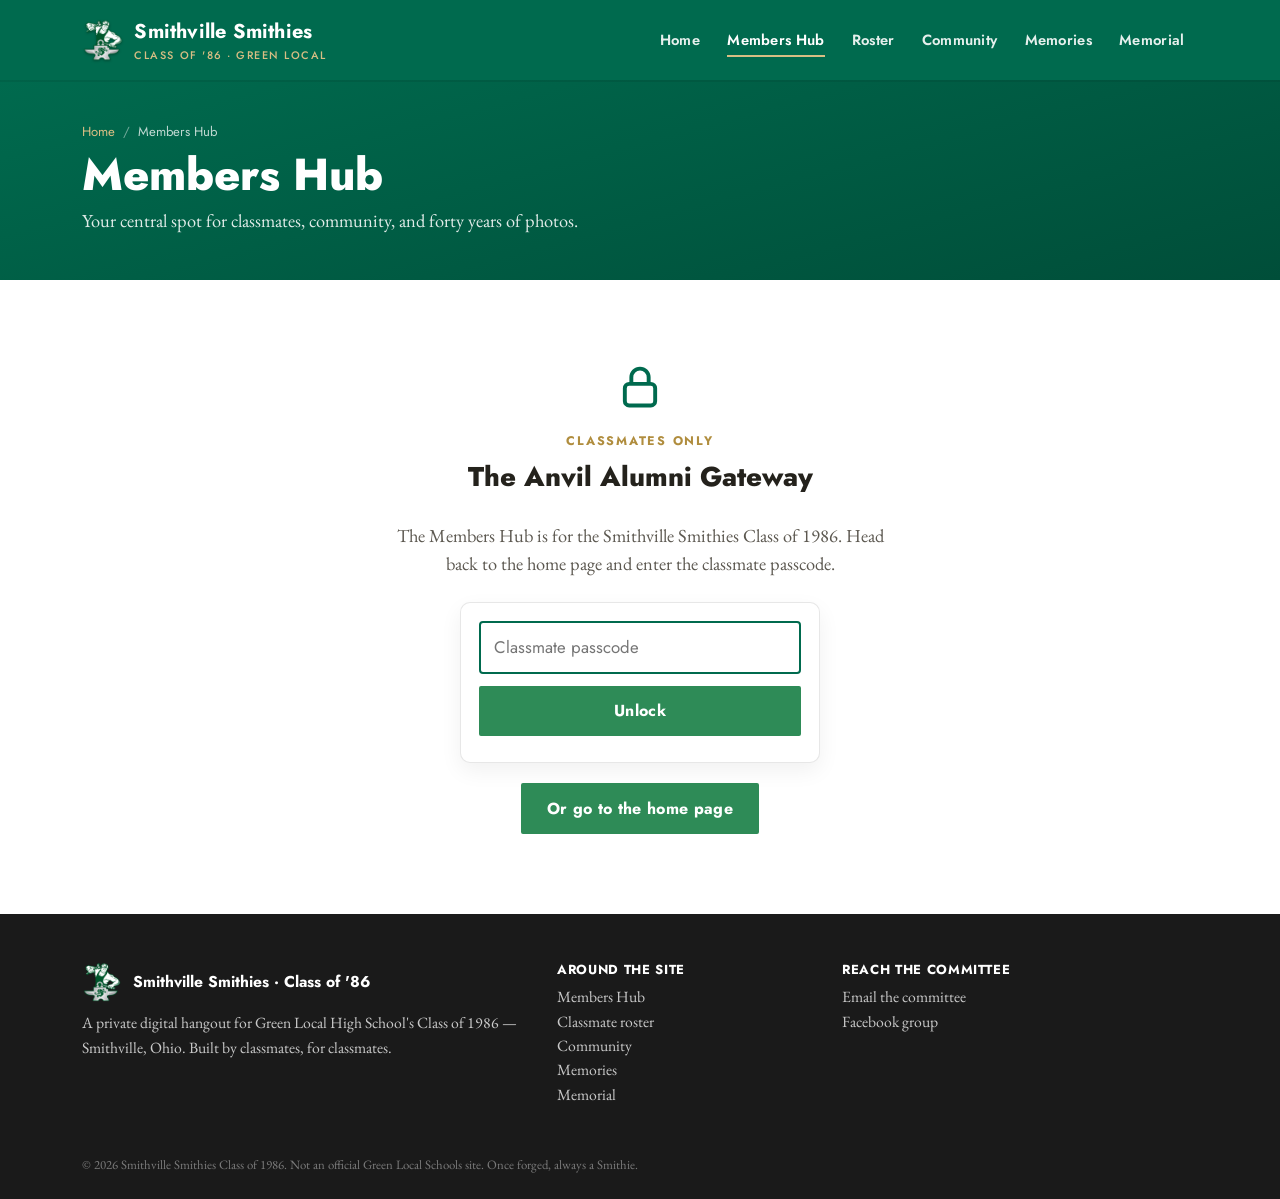
<file: members-hub.html>
<!DOCTYPE html>
<html lang="en">
<head>
<meta charset="UTF-8">
<meta name="viewport" content="width=device-width, initial-scale=1.0">
<title>Members Hub | Smithville Smithies Class of 1986</title>
<meta name="description" content="Central hub for the Smithville Smithies Class of 1986 — roster, community, and memories.">
<meta name="robots" content="noindex, nofollow">
<meta name="theme-color" content="#006A4E">
<link rel="icon" type="image/x-icon" href="favicon.ico">
<link rel="icon" type="image/png" sizes="32x32" href="meta/favicon-32.png">
<link rel="icon" type="image/png" sizes="16x16" href="meta/favicon-16.png">
<link rel="apple-touch-icon" sizes="180x180" href="meta/apple-touch-icon.png">
<meta property="og:type" content="website">
<meta property="og:title" content="Members Hub | Smithville Smithies Class of 1986">
<meta property="og:description" content="Central hub for the Smithville Smithies Class of 1986 — roster, community, and memories.">
<meta property="og:image" content="meta/og-image.png">
<meta property="og:url" content="members-hub.html">
<meta name="twitter:card" content="summary_large_image">
<meta name="twitter:title" content="Members Hub | Smithville Smithies Class of 1986">
<meta name="twitter:description" content="Central hub for the Smithville Smithies Class of 1986 — roster, community, and memories.">
<meta name="twitter:image" content="meta/og-image.png">
<link rel="preconnect" href="https://fonts.googleapis.com">
<link rel="preconnect" href="https://fonts.gstatic.com" crossorigin>
<link href="https://fonts.googleapis.com/css2?family=EB+Garamond:ital,wght@0,400;0,600;1,400&family=Jost:wght@400;500;600;700;800&family=VT323&display=swap" rel="stylesheet">
<link rel="stylesheet" href="css/bootstrap.min.css">
<link rel="stylesheet" href="css/site.css">
</head>
<body>
<a class="skip-link" href="#main">Skip to content</a>
<nav class="navbar navbar-expand-lg navbar-smithie sticky-top">
  <div class="container">
    <a class="navbar-brand" href="index.html">
      <img src="meta/crest.png" alt="" width="42" height="42">
      <span>Smithville Smithies<span class="brand-sub">Class of '86 · Green Local</span></span>
    </a>
    <button class="navbar-toggler" type="button" data-bs-toggle="collapse" data-bs-target="#mainNav" aria-controls="mainNav" aria-expanded="false" aria-label="Menu">
      <span class="navbar-toggler-icon"></span>
    </button>
    <div class="collapse navbar-collapse" id="mainNav">
      <ul class="navbar-nav ms-auto align-items-lg-center">
        <li class="nav-item"><a class="nav-link" href="index.html">Home</a></li>
        <li class="nav-item"><a class="nav-link active" aria-current="page" href="members-hub.html">Members Hub</a></li>
        <li class="nav-item"><a class="nav-link" href="roster.html">Roster</a></li>
        <li class="nav-item"><a class="nav-link" href="community.html">Community</a></li>
        <li class="nav-item"><a class="nav-link" href="memories.html">Memories</a></li>
        <li class="nav-item"><a class="nav-link" href="memorial.html">Memorial</a></li>
      </ul>
    </div>
  </div>
</nav>
<header class="page-header">
  <div class="container">
    <nav aria-label="breadcrumb"><ol class="breadcrumb">
      <li class="breadcrumb-item"><a href="index.html">Home</a></li><li class="breadcrumb-item active" aria-current="page">Members Hub</li>
    </ol></nav>
    <h1>Members Hub</h1>
    <p>Your central spot for classmates, community, and forty years of photos.</p>
  </div>
</header>
<section class="locked-wrap" id="locked-notice">
  <div class="container">
    <svg class="lock-mark" viewBox="0 0 24 24" fill="none" stroke="currentColor" stroke-width="1.8" aria-hidden="true"><rect x="5" y="11" width="14" height="10" rx="2"/><path d="M8 11V8a4 4 0 0 1 8 0v3"/></svg>
    <div class="section-heading" style="text-align:center;">
      <span class="kicker">Classmates only</span>
      <h2>The Anvil Alumni Gateway</h2>
    </div>
    <p style="max-width:520px;margin:0 auto 1.5rem;color:#5c5850;">
      The Members Hub is for the Smithville Smithies Class of 1986. Head back to the home page and enter the classmate passcode.
    </p>
    <a href="index.html#gateway" class="btn btn-forge">Go to the gateway</a>
  </div>
</section>

<div id="gated-content" style="display:none;">
<main id="main">
<section class="stat-strip">
  <div class="container">
    <div class="row g-3">
      <div class="col-6 col-lg-3"><div class="stat-card"><div class="stat-number">71</div><div class="stat-label">Names on the roster</div></div></div>
      <div class="col-6 col-lg-3"><div class="stat-card"><div class="stat-number">63</div><div class="stat-label">Reunion photos</div></div></div>
      <div class="col-6 col-lg-3"><div class="stat-card"><div class="stat-number">40</div><div class="stat-label">Years since graduation</div></div></div>
      <div class="col-6 col-lg-3"><div class="stat-card"><div class="stat-number">7</div><div class="stat-label">Remembered</div></div></div>
    </div>
  </div>
</section>

<section class="section-pad">
  <div class="container">
    <div class="section-heading">
      <span class="kicker">Three doors, one hub</span>
      <h2>Where do you want to go?</h2>
    </div>
    <div class="row g-4">
      <div class="col-md-4">
        <a href="roster.html" class="hub-panel">
          <div class="hub-panel-image"><img src="assets/thumbs/yearbook-cover.jpg" alt="1986 yearbook cover" loading="lazy"></div>
          <div class="hub-panel-body">
            <h3>Classmate roster</h3>
            <p>Browse senior portraits, find old friends, and send in a life update.</p>
            <span class="hp-link">View roster →</span>
          </div>
        </a>
      </div>
      <div class="col-md-4">
        <a href="community.html" class="hub-panel">
          <div class="hub-panel-image"><img src="assets/reunion40/thumbs/40th-reunion-39.jpg" alt="Class of '86 at the 40th reunion" loading="lazy"></div>
          <div class="hub-panel-body">
            <h3>Community</h3>
            <p>News from the committee, the next gathering, and a way to write in.</p>
            <span class="hp-link">Visit community →</span>
          </div>
        </a>
      </div>
      <div class="col-md-4">
        <a href="memories.html" class="hub-panel">
          <div class="hub-panel-image"><img src="assets/reunion25/thumbs/25th-reunion-04.jpg" alt="Class of '86 at the 25th reunion" loading="lazy"></div>
          <div class="hub-panel-body">
            <h3>Memories</h3>
            <p>The class timeline and photo archives from the 25th and 40th reunions.</p>
            <span class="hp-link">Browse memories →</span>
          </div>
        </a>
      </div>
    </div>
  </div>
</section>

<section class="section-pad bg-paper" style="padding-top:0;">
  <div class="container">
    <div class="section-heading">
      <span class="kicker">On this site</span>
      <h2>What's here now</h2>
    </div>
    <div class="activity-card">
      <div class="activity-item">
        <div class="activity-icon">40</div>
        <div>
          <div><strong>40th reunion archive</strong> — 48 photos from the gathering, plus the class group shot.</div>
          <div class="activity-meta"><a href="memories.html#archive-40th">Open the gallery</a></div>
        </div>
      </div>
      <div class="activity-item">
        <div class="activity-icon">25</div>
        <div>
          <div><strong>25th reunion photos</strong> — 14 photos from 2011.</div>
          <div class="activity-meta"><a href="memories.html#archive-25th">Open the gallery</a></div>
        </div>
      </div>
      <div class="activity-item">
        <div class="activity-icon">M</div>
        <div>
          <div><strong>In memoriam</strong> — seven classmates remembered by name and portrait.</div>
          <div class="activity-meta"><a href="memorial.html">Visit the memorial</a></div>
        </div>
      </div>
    </div>
  </div>
</section>
</main>
</div>
<footer class="footer-smithie">
  <div class="container">
    <div class="row g-4">
      <div class="col-md-5">
        <div class="footer-brand">
          <img src="meta/crest.png" alt="" width="40" height="40">
          Smithville Smithies · Class of '86
        </div>
        <p>A private digital hangout for Green Local High School's Class of 1986 — Smithville, Ohio. Built by classmates, for classmates.</p>
      </div>
      <div class="col-md-3">
        <h6>Around the site</h6>
        <ul class="list-unstyled">
          <li><a href="members-hub.html">Members Hub</a></li>
          <li><a href="roster.html">Classmate roster</a></li>
          <li><a href="community.html">Community</a></li>
          <li><a href="memories.html">Memories</a></li>
          <li><a href="memorial.html">Memorial</a></li>
        </ul>
      </div>
      <div class="col-md-4">
        <h6>Reach the committee</h6>
        <ul class="list-unstyled">
          <li data-contact-email><a data-contact-email data-mail-subject="Class of '86" href="#">Email the committee</a></li>
          <li data-facebook><a data-facebook href="#" target="_blank" rel="noopener">Facebook group</a></li>
          <li data-missing-contact>The committee hasn't published a contact email yet. Ask a classmate from the 40th if you need to write in.</li>
          <li><a href="index.html#gateway" data-lock-site>Lock the members area</a></li>
        </ul>
      </div>
    </div>
    <p class="fine-print">&copy; 2026 Smithville Smithies Class of 1986. Not an official Green Local Schools site. Once forged, always a Smithie.</p>
  </div>
</footer>
<script src="js/bootstrap.bundle.min.js"></script>
<script src="js/config.js"></script>
<script src="js/site.js"></script>
</body>
</html>
</file>
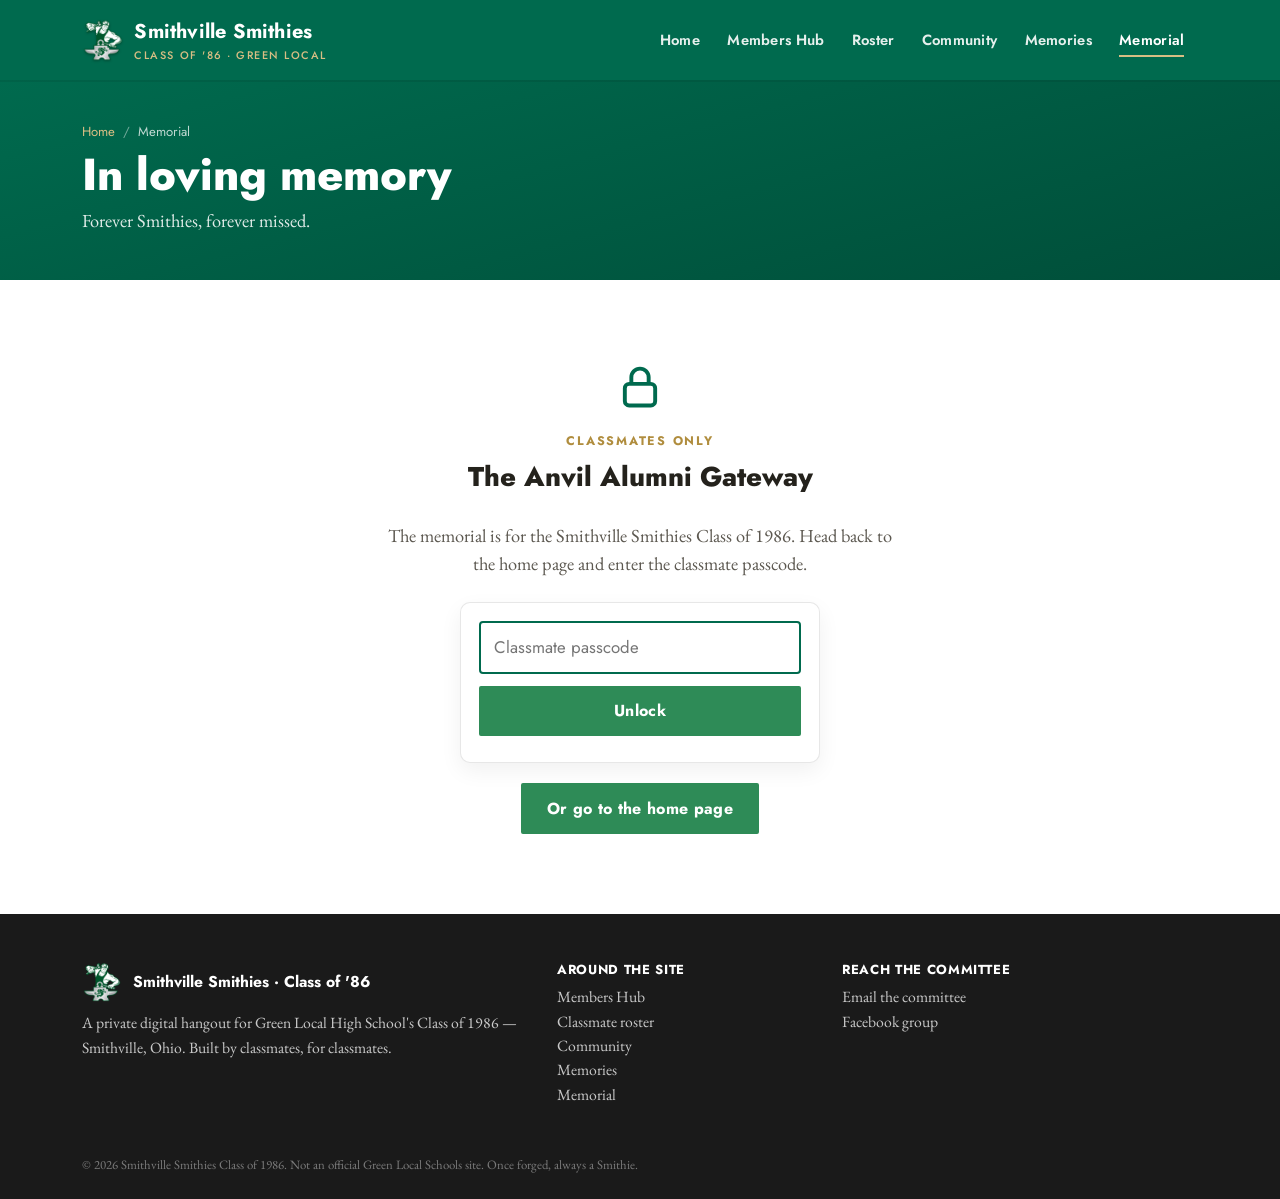
<file: memorial.html>
<!DOCTYPE html>
<html lang="en">
<head>
<meta charset="UTF-8">
<meta name="viewport" content="width=device-width, initial-scale=1.0">
<title>In Memoriam | Smithville Smithies Class of 1986</title>
<meta name="description" content="In loving memory of classmates from the Smithville Smithies Class of 1986.">
<meta name="robots" content="noindex, nofollow">
<meta name="theme-color" content="#006A4E">
<link rel="icon" type="image/x-icon" href="favicon.ico">
<link rel="icon" type="image/png" sizes="32x32" href="meta/favicon-32.png">
<link rel="icon" type="image/png" sizes="16x16" href="meta/favicon-16.png">
<link rel="apple-touch-icon" sizes="180x180" href="meta/apple-touch-icon.png">
<meta property="og:type" content="website">
<meta property="og:title" content="In Memoriam | Smithville Smithies Class of 1986">
<meta property="og:description" content="In loving memory of classmates from the Smithville Smithies Class of 1986.">
<meta property="og:image" content="meta/og-image.png">
<meta property="og:url" content="memorial.html">
<meta name="twitter:card" content="summary_large_image">
<meta name="twitter:title" content="In Memoriam | Smithville Smithies Class of 1986">
<meta name="twitter:description" content="In loving memory of classmates from the Smithville Smithies Class of 1986.">
<meta name="twitter:image" content="meta/og-image.png">
<link rel="preconnect" href="https://fonts.googleapis.com">
<link rel="preconnect" href="https://fonts.gstatic.com" crossorigin>
<link href="https://fonts.googleapis.com/css2?family=EB+Garamond:ital,wght@0,400;0,600;1,400&family=Jost:wght@400;500;600;700;800&family=VT323&display=swap" rel="stylesheet">
<link rel="stylesheet" href="css/bootstrap.min.css">
<link rel="stylesheet" href="css/site.css">
</head>
<body>
<a class="skip-link" href="#main">Skip to content</a>
<nav class="navbar navbar-expand-lg navbar-smithie sticky-top">
  <div class="container">
    <a class="navbar-brand" href="index.html">
      <img src="meta/crest.png" alt="" width="42" height="42">
      <span>Smithville Smithies<span class="brand-sub">Class of '86 · Green Local</span></span>
    </a>
    <button class="navbar-toggler" type="button" data-bs-toggle="collapse" data-bs-target="#mainNav" aria-controls="mainNav" aria-expanded="false" aria-label="Menu">
      <span class="navbar-toggler-icon"></span>
    </button>
    <div class="collapse navbar-collapse" id="mainNav">
      <ul class="navbar-nav ms-auto align-items-lg-center">
        <li class="nav-item"><a class="nav-link" href="index.html">Home</a></li>
        <li class="nav-item"><a class="nav-link" href="members-hub.html">Members Hub</a></li>
        <li class="nav-item"><a class="nav-link" href="roster.html">Roster</a></li>
        <li class="nav-item"><a class="nav-link" href="community.html">Community</a></li>
        <li class="nav-item"><a class="nav-link" href="memories.html">Memories</a></li>
        <li class="nav-item"><a class="nav-link active" aria-current="page" href="memorial.html">Memorial</a></li>
      </ul>
    </div>
  </div>
</nav>
<header class="page-header">
  <div class="container">
    <nav aria-label="breadcrumb"><ol class="breadcrumb">
      <li class="breadcrumb-item"><a href="index.html">Home</a></li><li class="breadcrumb-item active" aria-current="page">Memorial</li>
    </ol></nav>
    <h1>In loving memory</h1>
    <p>Forever Smithies, forever missed.</p>
  </div>
</header>
<section class="locked-wrap" id="locked-notice">
  <div class="container">
    <svg class="lock-mark" viewBox="0 0 24 24" fill="none" stroke="currentColor" stroke-width="1.8" aria-hidden="true"><rect x="5" y="11" width="14" height="10" rx="2"/><path d="M8 11V8a4 4 0 0 1 8 0v3"/></svg>
    <div class="section-heading" style="text-align:center;">
      <span class="kicker">Classmates only</span>
      <h2>The Anvil Alumni Gateway</h2>
    </div>
    <p style="max-width:520px;margin:0 auto 1.5rem;color:#5c5850;">
      The memorial is for the Smithville Smithies Class of 1986. Head back to the home page and enter the classmate passcode.
    </p>
    <a href="index.html#gateway" class="btn btn-forge">Go to the gateway</a>
  </div>
</section>

<div id="gated-content" style="display:none;">
<main id="main">
<section class="section-pad" style="padding-bottom:1.5rem;">
  <div class="container" style="max-width:760px;">
    <p style="font-size:1.2rem;color:#5c5850;text-align:center;margin:0;">
      This page honors classmates of Smithville High School's Class of 1986 who are no longer with us. They were forged alongside every one of us, and they are remembered here by name.
    </p>
  </div>
</section>

<section class="section-pad" style="padding-top:1rem;">
  <div class="container">
    <div class="row g-4">
      <div class="col-md-6 col-lg-4">
        <div class="memorial-card">
          <div class="memorial-photo"><img src="assets/memorial/jim-bedlion.jpg" alt="James "Jim" Bedlion" loading="lazy"></div>
          <h3 class="h4">James "Jim" Bedlion</h3>
          <div class="memorial-years">Jul 10, 1968 – Jun 26, 2020</div>
        </div>
      </div>
      <div class="col-md-6 col-lg-4">
        <div class="memorial-card">
          <div class="memorial-photo"><img src="assets/memorial/ken-bolin.jpg" alt="Kenneth A. Bolin" loading="lazy"></div>
          <h3 class="h4">Kenneth A. Bolin</h3>
          <div class="memorial-years">Jan 10, 1968 – Oct 2, 2013</div>
        </div>
      </div>
      <div class="col-md-6 col-lg-4">
        <div class="memorial-card">
          <div class="memorial-photo"><img src="assets/memorial/roy-franks.jpg" alt="Roy K. Franks" loading="lazy"></div>
          <h3 class="h4">Roy K. Franks</h3>
          <div class="memorial-years">Jun 17, 1968 – Sep 19, 2023</div>
        </div>
      </div>
      <div class="col-md-6 col-lg-4">
        <div class="memorial-card">
          <div class="memorial-photo"><img src="assets/memorial/mike-hartzler.jpg" alt="Michael D. Hartzler" loading="lazy"></div>
          <h3 class="h4">Michael D. Hartzler</h3>
          <div class="memorial-years">Dec 10, 1967 – Jun 28, 2020</div>
          <p class="memorial-note">A Smithville classmate through 8th grade, later of Central Christian High School.</p>
        </div>
      </div>
      <div class="col-md-6 col-lg-4">
        <div class="memorial-card">
          <div class="memorial-photo"><img src="assets/memorial/rich-matty.jpg" alt="Richard D. Matty Jr." loading="lazy"></div>
          <h3 class="h4">Richard D. Matty Jr.</h3>
          <div class="memorial-years">May 26, 1968 – Apr 28, 2023</div>
        </div>
      </div>
      <div class="col-md-6 col-lg-4">
        <div class="memorial-card">
          <div class="memorial-photo"><img src="assets/memorial/teresa-snyder-winton.jpg" alt="Teresa A. (Snyder) Winton" loading="lazy"></div>
          <h3 class="h4">Teresa A. (Snyder) Winton</h3>
          <div class="memorial-years">Jul 2, 1967 – Jun 5, 2021</div>
        </div>
      </div>
      <div class="col-md-6 col-lg-4">
        <div class="memorial-card">
          <div class="memorial-photo"><img src="assets/memorial/jeff-white.jpg" alt="Jeffrey A. White" loading="lazy"></div>
          <h3 class="h4">Jeffrey A. White</h3>
          <div class="memorial-years">Sep 17, 1968 – Apr 10, 2009</div>
        </div>
      </div>
    </div>
  </div>
</section>

<section class="section-pad bg-paper">
  <div class="container text-center" style="max-width:560px;">
    <h2 style="font-weight:700;margin-bottom:.75rem;">Add a classmate to this page</h2>
    <p style="color:#5c5850;margin-bottom:1.5rem;">If we have lost touch with a classmate who has passed, please let the committee know. A name and approximate dates are enough to start — a photo or a few words are welcome too.</p>
    <a href="#" class="btn btn-forge" data-action="memorial">Submit a name</a>
  </div>
</section>
</main>
</div>
<footer class="footer-smithie">
  <div class="container">
    <div class="row g-4">
      <div class="col-md-5">
        <div class="footer-brand">
          <img src="meta/crest.png" alt="" width="40" height="40">
          Smithville Smithies · Class of '86
        </div>
        <p>A private digital hangout for Green Local High School's Class of 1986 — Smithville, Ohio. Built by classmates, for classmates.</p>
      </div>
      <div class="col-md-3">
        <h6>Around the site</h6>
        <ul class="list-unstyled">
          <li><a href="members-hub.html">Members Hub</a></li>
          <li><a href="roster.html">Classmate roster</a></li>
          <li><a href="community.html">Community</a></li>
          <li><a href="memories.html">Memories</a></li>
          <li><a href="memorial.html">Memorial</a></li>
        </ul>
      </div>
      <div class="col-md-4">
        <h6>Reach the committee</h6>
        <ul class="list-unstyled">
          <li data-contact-email><a data-contact-email data-mail-subject="Class of '86" href="#">Email the committee</a></li>
          <li data-facebook><a data-facebook href="#" target="_blank" rel="noopener">Facebook group</a></li>
          <li data-missing-contact>The committee hasn't published a contact email yet. Ask a classmate from the 40th if you need to write in.</li>
          <li><a href="index.html#gateway" data-lock-site>Lock the members area</a></li>
        </ul>
      </div>
    </div>
    <p class="fine-print">&copy; 2026 Smithville Smithies Class of 1986. Not an official Green Local Schools site. Once forged, always a Smithie.</p>
  </div>
</footer>
<script src="js/bootstrap.bundle.min.js"></script>
<script src="js/config.js"></script>
<script src="js/site.js"></script>
</body>
</html>
</file>
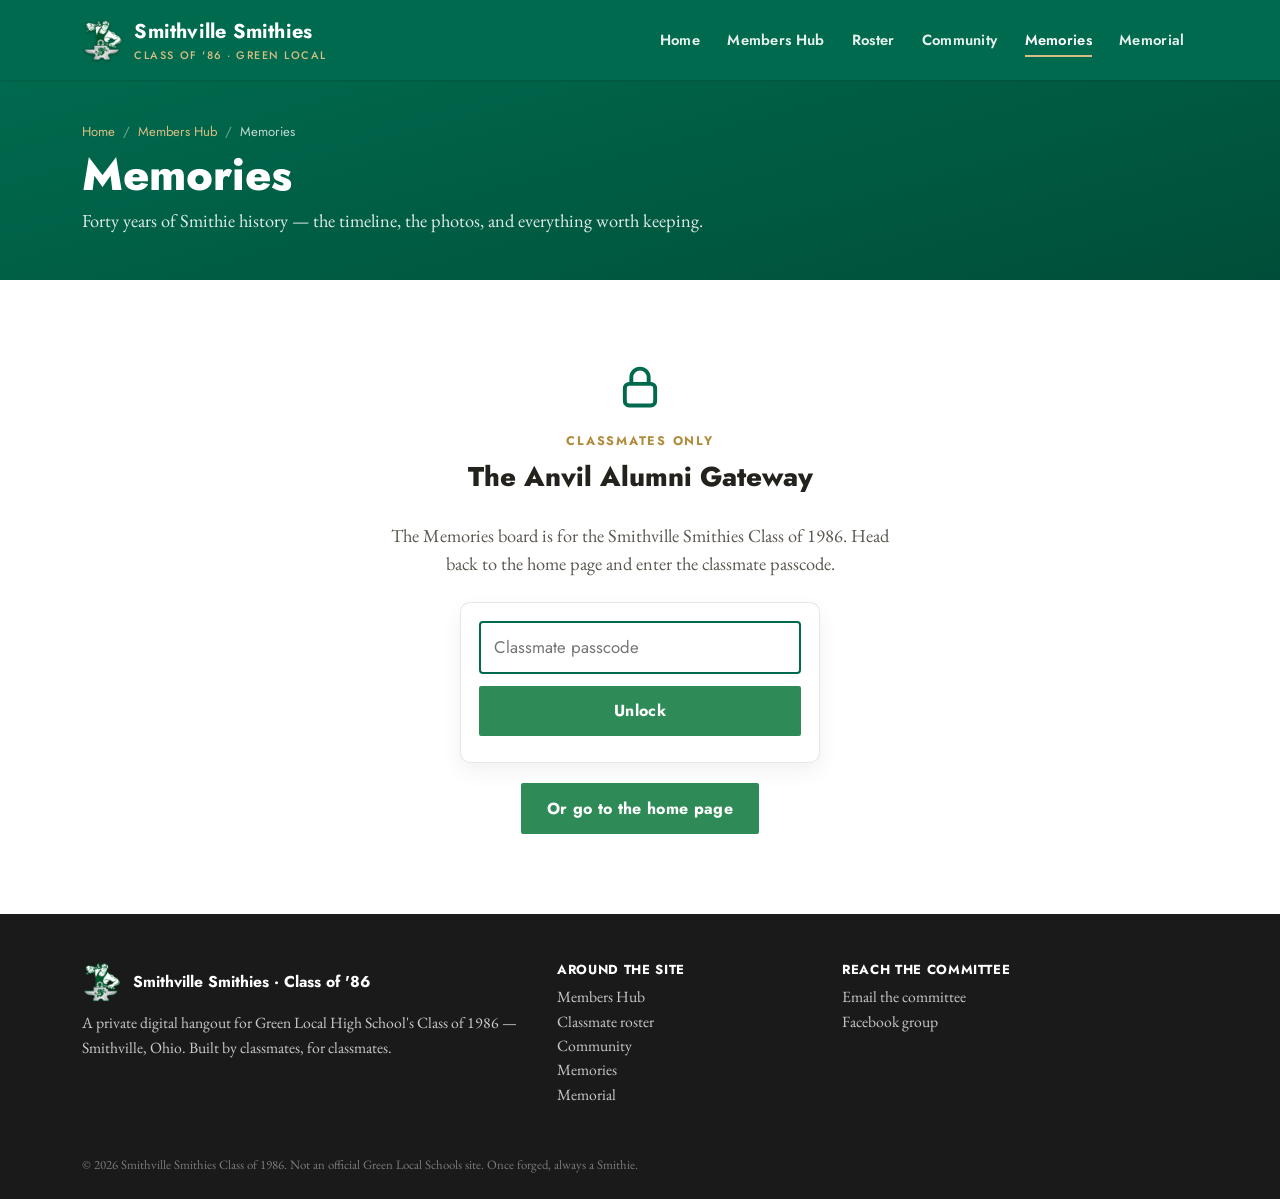
<file: memories.html>
<!DOCTYPE html>
<html lang="en">
<head>
<meta charset="UTF-8">
<meta name="viewport" content="width=device-width, initial-scale=1.0">
<title>Memories | Smithville Smithies Class of 1986</title>
<meta name="description" content="Forty years of Smithie history — the class timeline and reunion photo archives.">
<meta name="robots" content="noindex, nofollow">
<meta name="theme-color" content="#006A4E">
<link rel="icon" type="image/x-icon" href="favicon.ico">
<link rel="icon" type="image/png" sizes="32x32" href="meta/favicon-32.png">
<link rel="icon" type="image/png" sizes="16x16" href="meta/favicon-16.png">
<link rel="apple-touch-icon" sizes="180x180" href="meta/apple-touch-icon.png">
<meta property="og:type" content="website">
<meta property="og:title" content="Memories | Smithville Smithies Class of 1986">
<meta property="og:description" content="Forty years of Smithie history — the class timeline and reunion photo archives.">
<meta property="og:image" content="meta/og-image.png">
<meta property="og:url" content="memories.html">
<meta name="twitter:card" content="summary_large_image">
<meta name="twitter:title" content="Memories | Smithville Smithies Class of 1986">
<meta name="twitter:description" content="Forty years of Smithie history — the class timeline and reunion photo archives.">
<meta name="twitter:image" content="meta/og-image.png">
<link rel="preconnect" href="https://fonts.googleapis.com">
<link rel="preconnect" href="https://fonts.gstatic.com" crossorigin>
<link href="https://fonts.googleapis.com/css2?family=EB+Garamond:ital,wght@0,400;0,600;1,400&family=Jost:wght@400;500;600;700;800&family=VT323&display=swap" rel="stylesheet">
<link rel="stylesheet" href="css/bootstrap.min.css">
<link rel="stylesheet" href="css/site.css">
</head>
<body>
<a class="skip-link" href="#main">Skip to content</a>
<nav class="navbar navbar-expand-lg navbar-smithie sticky-top">
  <div class="container">
    <a class="navbar-brand" href="index.html">
      <img src="meta/crest.png" alt="" width="42" height="42">
      <span>Smithville Smithies<span class="brand-sub">Class of '86 · Green Local</span></span>
    </a>
    <button class="navbar-toggler" type="button" data-bs-toggle="collapse" data-bs-target="#mainNav" aria-controls="mainNav" aria-expanded="false" aria-label="Menu">
      <span class="navbar-toggler-icon"></span>
    </button>
    <div class="collapse navbar-collapse" id="mainNav">
      <ul class="navbar-nav ms-auto align-items-lg-center">
        <li class="nav-item"><a class="nav-link" href="index.html">Home</a></li>
        <li class="nav-item"><a class="nav-link" href="members-hub.html">Members Hub</a></li>
        <li class="nav-item"><a class="nav-link" href="roster.html">Roster</a></li>
        <li class="nav-item"><a class="nav-link" href="community.html">Community</a></li>
        <li class="nav-item"><a class="nav-link active" aria-current="page" href="memories.html">Memories</a></li>
        <li class="nav-item"><a class="nav-link" href="memorial.html">Memorial</a></li>
      </ul>
    </div>
  </div>
</nav>
<header class="page-header">
  <div class="container">
    <nav aria-label="breadcrumb"><ol class="breadcrumb">
      <li class="breadcrumb-item"><a href="index.html">Home</a></li><li class="breadcrumb-item"><a href="members-hub.html">Members Hub</a></li><li class="breadcrumb-item active" aria-current="page">Memories</li>
    </ol></nav>
    <h1>Memories</h1>
    <p>Forty years of Smithie history — the timeline, the photos, and everything worth keeping.</p>
  </div>
</header>
<section class="locked-wrap" id="locked-notice">
  <div class="container">
    <svg class="lock-mark" viewBox="0 0 24 24" fill="none" stroke="currentColor" stroke-width="1.8" aria-hidden="true"><rect x="5" y="11" width="14" height="10" rx="2"/><path d="M8 11V8a4 4 0 0 1 8 0v3"/></svg>
    <div class="section-heading" style="text-align:center;">
      <span class="kicker">Classmates only</span>
      <h2>The Anvil Alumni Gateway</h2>
    </div>
    <p style="max-width:520px;margin:0 auto 1.5rem;color:#5c5850;">
      The Memories board is for the Smithville Smithies Class of 1986. Head back to the home page and enter the classmate passcode.
    </p>
    <a href="index.html#gateway" class="btn btn-forge">Go to the gateway</a>
  </div>
</section>

<div id="gated-content" style="display:none;">
<main id="main">
<section class="section-pad">
  <div class="container">
    <span class="section-tag">Our story</span>
    <h2 class="mb-4" style="font-weight:800;font-size:1.5rem;">Era by era</h2>
    <div class="timeline">
      <div class="timeline-item">
        <div class="timeline-dot"></div>
        <div class="timeline-year">1982–1986</div>
        <div class="timeline-card">
          <h3 class="h4">The high school years</h3>
          <p>Green Local. Smithville. Four years that still fit in a yearbook. Send hallway shots, team pictures, and candids — the committee will add them here.</p>
          <a class="tc-link" href="community.html" data-action="photos">Send a throwback photo →</a>
        </div>
      </div>
      <div class="timeline-item">
        <div class="timeline-dot"></div>
        <div class="timeline-year">1996 · 2006 · 2016</div>
        <div class="timeline-card">
          <h3 class="h4">10th, 20th, and 30th</h3>
          <p>If you have photos from those gatherings, send them in. This timeline grows when classmates do — there is no automatic archive hiding somewhere else.</p>
        </div>
      </div>
      <div class="timeline-item">
        <div class="timeline-dot"></div>
        <div class="timeline-year">2011</div>
        <div class="timeline-card">
          <img class="tc-thumb" style="object-position: center 30%;" src="assets/reunion25/thumbs/25th-reunion-01.jpg" alt="25th reunion">
          <h3 class="h4">25th reunion</h3>
          <p>A good turnout back in 2011. Fourteen photos from the night live in the archive below.</p>
          <a class="tc-link" href="#archive-25th">View the 25th photos →</a>
        </div>
      </div>
      <div class="timeline-item">
        <div class="timeline-dot"></div>
        <div class="timeline-year">2026</div>
        <div class="timeline-card">
          <img class="tc-thumb" src="assets/reunion40/thumbs/class-40yr.jpg" alt="Class of '86, 40th reunion">
          <h3 class="h4">40th reunion</h3>
          <p>We had such a good time that we're not waiting until the 50-year mark. Forty-eight photos from the night, plus the class group shot.</p>
          <a class="tc-link" href="#archive-40th">View the 40th archive →</a>
        </div>
      </div>
    </div>
  </div>
</section>

<section class="section-pad bg-paper" id="archive-40th">
  <div class="container">
    <span class="section-tag">40th reunion</span>
    <h2 class="mb-1" style="font-weight:800;font-size:1.5rem;">The 40th, in pictures</h2>
    <p class="gallery-count mb-3">49 photos including the class portrait · click any photo to view it larger</p>
    <p class="gallery-hero"><a href="assets/reunion40/class-40yr.jpeg"><img src="assets/reunion40/thumbs/class-40yr.jpg" alt="Class of '86, 40th reunion group photo"></a></p>
    <div class="photo-grid">
      <a href="assets/reunion40/40th-reunion-01.jpeg"><img src="assets/reunion40/thumbs/40th-reunion-01.jpg" loading="lazy" alt="40th reunion photo 1"></a>
      <a href="assets/reunion40/40th-reunion-02.jpeg"><img src="assets/reunion40/thumbs/40th-reunion-02.jpg" loading="lazy" alt="40th reunion photo 2"></a>
      <a href="assets/reunion40/40th-reunion-03.jpeg"><img src="assets/reunion40/thumbs/40th-reunion-03.jpg" loading="lazy" alt="40th reunion photo 3"></a>
      <a href="assets/reunion40/40th-reunion-04.jpeg"><img src="assets/reunion40/thumbs/40th-reunion-04.jpg" loading="lazy" alt="40th reunion photo 4"></a>
      <a href="assets/reunion40/40th-reunion-05.jpeg"><img src="assets/reunion40/thumbs/40th-reunion-05.jpg" loading="lazy" alt="40th reunion photo 5"></a>
      <a href="assets/reunion40/40th-reunion-06.jpeg"><img src="assets/reunion40/thumbs/40th-reunion-06.jpg" loading="lazy" alt="40th reunion photo 6"></a>
      <a href="assets/reunion40/40th-reunion-07.jpeg"><img src="assets/reunion40/thumbs/40th-reunion-07.jpg" loading="lazy" alt="40th reunion photo 7"></a>
      <a href="assets/reunion40/40th-reunion-08.jpeg"><img src="assets/reunion40/thumbs/40th-reunion-08.jpg" loading="lazy" alt="40th reunion photo 8"></a>
      <a href="assets/reunion40/40th-reunion-09.jpeg"><img src="assets/reunion40/thumbs/40th-reunion-09.jpg" loading="lazy" alt="40th reunion photo 9"></a>
      <a href="assets/reunion40/40th-reunion-10.jpeg"><img src="assets/reunion40/thumbs/40th-reunion-10.jpg" loading="lazy" alt="40th reunion photo 10"></a>
      <a href="assets/reunion40/40th-reunion-11.jpeg"><img src="assets/reunion40/thumbs/40th-reunion-11.jpg" loading="lazy" alt="40th reunion photo 11"></a>
      <a href="assets/reunion40/40th-reunion-12.jpeg"><img src="assets/reunion40/thumbs/40th-reunion-12.jpg" loading="lazy" alt="40th reunion photo 12"></a>
      <a href="assets/reunion40/40th-reunion-13.jpeg"><img src="assets/reunion40/thumbs/40th-reunion-13.jpg" loading="lazy" alt="40th reunion photo 13"></a>
      <a href="assets/reunion40/40th-reunion-14.jpeg"><img src="assets/reunion40/thumbs/40th-reunion-14.jpg" loading="lazy" alt="40th reunion photo 14"></a>
      <a href="assets/reunion40/40th-reunion-15.jpeg"><img src="assets/reunion40/thumbs/40th-reunion-15.jpg" loading="lazy" alt="40th reunion photo 15"></a>
      <a href="assets/reunion40/40th-reunion-16.jpeg"><img src="assets/reunion40/thumbs/40th-reunion-16.jpg" loading="lazy" alt="40th reunion photo 16"></a>
      <a href="assets/reunion40/40th-reunion-17.jpeg"><img src="assets/reunion40/thumbs/40th-reunion-17.jpg" loading="lazy" alt="40th reunion photo 17"></a>
      <a href="assets/reunion40/40th-reunion-18.jpeg"><img src="assets/reunion40/thumbs/40th-reunion-18.jpg" loading="lazy" alt="40th reunion photo 18"></a>
      <a href="assets/reunion40/40th-reunion-19.jpeg"><img src="assets/reunion40/thumbs/40th-reunion-19.jpg" loading="lazy" alt="40th reunion photo 19"></a>
      <a href="assets/reunion40/40th-reunion-20.jpeg"><img src="assets/reunion40/thumbs/40th-reunion-20.jpg" loading="lazy" alt="40th reunion photo 20"></a>
      <a href="assets/reunion40/40th-reunion-21.jpeg"><img src="assets/reunion40/thumbs/40th-reunion-21.jpg" loading="lazy" alt="40th reunion photo 21"></a>
      <a href="assets/reunion40/40th-reunion-22.jpeg"><img src="assets/reunion40/thumbs/40th-reunion-22.jpg" loading="lazy" alt="40th reunion photo 22"></a>
      <a href="assets/reunion40/40th-reunion-23.jpeg"><img src="assets/reunion40/thumbs/40th-reunion-23.jpg" loading="lazy" alt="40th reunion photo 23"></a>
      <a href="assets/reunion40/40th-reunion-24.jpeg"><img src="assets/reunion40/thumbs/40th-reunion-24.jpg" loading="lazy" alt="40th reunion photo 24"></a>
      <a href="assets/reunion40/40th-reunion-25.jpeg"><img src="assets/reunion40/thumbs/40th-reunion-25.jpg" loading="lazy" alt="40th reunion photo 25"></a>
      <a href="assets/reunion40/40th-reunion-26.jpeg"><img src="assets/reunion40/thumbs/40th-reunion-26.jpg" loading="lazy" alt="40th reunion photo 26"></a>
      <a href="assets/reunion40/40th-reunion-27.jpeg"><img src="assets/reunion40/thumbs/40th-reunion-27.jpg" loading="lazy" alt="40th reunion photo 27"></a>
      <a href="assets/reunion40/40th-reunion-28.jpeg"><img src="assets/reunion40/thumbs/40th-reunion-28.jpg" loading="lazy" alt="40th reunion photo 28"></a>
      <a href="assets/reunion40/40th-reunion-29.jpeg"><img src="assets/reunion40/thumbs/40th-reunion-29.jpg" loading="lazy" alt="40th reunion photo 29"></a>
      <a href="assets/reunion40/40th-reunion-30.jpeg"><img src="assets/reunion40/thumbs/40th-reunion-30.jpg" loading="lazy" alt="40th reunion photo 30"></a>
      <a href="assets/reunion40/40th-reunion-31.jpg"><img src="assets/reunion40/thumbs/40th-reunion-31.jpg" loading="lazy" alt="40th reunion photo 31"></a>
      <a href="assets/reunion40/40th-reunion-32.jpg"><img src="assets/reunion40/thumbs/40th-reunion-32.jpg" loading="lazy" alt="40th reunion photo 32"></a>
      <a href="assets/reunion40/40th-reunion-33.jpg"><img src="assets/reunion40/thumbs/40th-reunion-33.jpg" loading="lazy" alt="40th reunion photo 33"></a>
      <a href="assets/reunion40/40th-reunion-34.jpg"><img src="assets/reunion40/thumbs/40th-reunion-34.jpg" loading="lazy" alt="40th reunion photo 34"></a>
      <a href="assets/reunion40/40th-reunion-35.jpg"><img src="assets/reunion40/thumbs/40th-reunion-35.jpg" loading="lazy" alt="40th reunion photo 35"></a>
      <a href="assets/reunion40/40th-reunion-36.jpg"><img src="assets/reunion40/thumbs/40th-reunion-36.jpg" loading="lazy" alt="40th reunion photo 36"></a>
      <a href="assets/reunion40/40th-reunion-37.jpg"><img src="assets/reunion40/thumbs/40th-reunion-37.jpg" loading="lazy" alt="40th reunion photo 37"></a>
      <a href="assets/reunion40/40th-reunion-38.jpg"><img src="assets/reunion40/thumbs/40th-reunion-38.jpg" loading="lazy" alt="40th reunion photo 38"></a>
      <a href="assets/reunion40/40th-reunion-39.jpg"><img src="assets/reunion40/thumbs/40th-reunion-39.jpg" loading="lazy" alt="40th reunion photo 39"></a>
      <a href="assets/reunion40/40th-reunion-40.jpg"><img src="assets/reunion40/thumbs/40th-reunion-40.jpg" loading="lazy" alt="40th reunion photo 40"></a>
      <a href="assets/reunion40/40th-reunion-41.jpg"><img src="assets/reunion40/thumbs/40th-reunion-41.jpg" loading="lazy" alt="40th reunion photo 41"></a>
      <a href="assets/reunion40/40th-reunion-42.jpg"><img src="assets/reunion40/thumbs/40th-reunion-42.jpg" loading="lazy" alt="40th reunion photo 42"></a>
      <a href="assets/reunion40/40th-reunion-43.jpg"><img src="assets/reunion40/thumbs/40th-reunion-43.jpg" loading="lazy" alt="40th reunion photo 43"></a>
      <a href="assets/reunion40/40th-reunion-44.jpg"><img src="assets/reunion40/thumbs/40th-reunion-44.jpg" loading="lazy" alt="40th reunion photo 44"></a>
      <a href="assets/reunion40/40th-reunion-45.jpg"><img src="assets/reunion40/thumbs/40th-reunion-45.jpg" loading="lazy" alt="40th reunion photo 45"></a>
      <a href="assets/reunion40/40th-reunion-46.jpg"><img src="assets/reunion40/thumbs/40th-reunion-46.jpg" loading="lazy" alt="40th reunion photo 46"></a>
      <a href="assets/reunion40/40th-reunion-47.jpg"><img src="assets/reunion40/thumbs/40th-reunion-47.jpg" loading="lazy" alt="40th reunion photo 47"></a>
      <a href="assets/reunion40/40th-reunion-48.jpg"><img src="assets/reunion40/thumbs/40th-reunion-48.jpg" loading="lazy" alt="40th reunion photo 48"></a>
    </div>
  </div>
</section>

<section class="section-pad" id="archive-25th">
  <div class="container">
    <span class="section-tag">25th reunion</span>
    <h2 class="mb-1" style="font-weight:800;font-size:1.5rem;">The 25th, in pictures</h2>
    <p class="gallery-count mb-3">14 photos from 2011 · click any photo to view it larger</p>
    <div class="photo-grid">
      <a href="assets/reunion25/25th-reunion-01.jpg"><img src="assets/reunion25/thumbs/25th-reunion-01.jpg" loading="lazy" alt="25th reunion photo 1"></a>
      <a href="assets/reunion25/25th-reunion-02.jpg"><img src="assets/reunion25/thumbs/25th-reunion-02.jpg" loading="lazy" alt="25th reunion photo 2"></a>
      <a href="assets/reunion25/25th-reunion-03.jpg"><img src="assets/reunion25/thumbs/25th-reunion-03.jpg" loading="lazy" alt="25th reunion photo 3"></a>
      <a href="assets/reunion25/25th-reunion-04.jpg"><img src="assets/reunion25/thumbs/25th-reunion-04.jpg" loading="lazy" alt="25th reunion photo 4"></a>
      <a href="assets/reunion25/25th-reunion-05.jpg"><img src="assets/reunion25/thumbs/25th-reunion-05.jpg" loading="lazy" alt="25th reunion photo 5"></a>
      <a href="assets/reunion25/25th-reunion-06.jpg"><img src="assets/reunion25/thumbs/25th-reunion-06.jpg" loading="lazy" alt="25th reunion photo 6"></a>
      <a href="assets/reunion25/25th-reunion-07.jpg"><img src="assets/reunion25/thumbs/25th-reunion-07.jpg" loading="lazy" alt="25th reunion photo 7"></a>
      <a href="assets/reunion25/25th-reunion-08.jpg"><img src="assets/reunion25/thumbs/25th-reunion-08.jpg" loading="lazy" alt="25th reunion photo 8"></a>
      <a href="assets/reunion25/25th-reunion-09.jpg"><img src="assets/reunion25/thumbs/25th-reunion-09.jpg" loading="lazy" alt="25th reunion photo 9"></a>
      <a href="assets/reunion25/25th-reunion-10.jpg"><img src="assets/reunion25/thumbs/25th-reunion-10.jpg" loading="lazy" alt="25th reunion photo 10"></a>
      <a href="assets/reunion25/25th-reunion-11.jpg"><img src="assets/reunion25/thumbs/25th-reunion-11.jpg" loading="lazy" alt="25th reunion photo 11"></a>
      <a href="assets/reunion25/25th-reunion-12.jpg"><img src="assets/reunion25/thumbs/25th-reunion-12.jpg" loading="lazy" alt="25th reunion photo 12"></a>
      <a href="assets/reunion25/25th-reunion-13.jpg"><img src="assets/reunion25/thumbs/25th-reunion-13.jpg" loading="lazy" alt="25th reunion photo 13"></a>
      <a href="assets/reunion25/25th-reunion-14.jpg"><img src="assets/reunion25/thumbs/25th-reunion-14.jpg" loading="lazy" alt="25th reunion photo 14"></a>
    </div>
  </div>
</section>
</main>
</div>
<footer class="footer-smithie">
  <div class="container">
    <div class="row g-4">
      <div class="col-md-5">
        <div class="footer-brand">
          <img src="meta/crest.png" alt="" width="40" height="40">
          Smithville Smithies · Class of '86
        </div>
        <p>A private digital hangout for Green Local High School's Class of 1986 — Smithville, Ohio. Built by classmates, for classmates.</p>
      </div>
      <div class="col-md-3">
        <h6>Around the site</h6>
        <ul class="list-unstyled">
          <li><a href="members-hub.html">Members Hub</a></li>
          <li><a href="roster.html">Classmate roster</a></li>
          <li><a href="community.html">Community</a></li>
          <li><a href="memories.html">Memories</a></li>
          <li><a href="memorial.html">Memorial</a></li>
        </ul>
      </div>
      <div class="col-md-4">
        <h6>Reach the committee</h6>
        <ul class="list-unstyled">
          <li data-contact-email><a data-contact-email data-mail-subject="Class of '86" href="#">Email the committee</a></li>
          <li data-facebook><a data-facebook href="#" target="_blank" rel="noopener">Facebook group</a></li>
          <li data-missing-contact>The committee hasn't published a contact email yet. Ask a classmate from the 40th if you need to write in.</li>
          <li><a href="index.html#gateway" data-lock-site>Lock the members area</a></li>
        </ul>
      </div>
    </div>
    <p class="fine-print">&copy; 2026 Smithville Smithies Class of 1986. Not an official Green Local Schools site. Once forged, always a Smithie.</p>
  </div>
</footer>
<script src="js/bootstrap.bundle.min.js"></script>
<script src="js/config.js"></script>
<script src="js/site.js"></script>
</body>
</html>
</file>
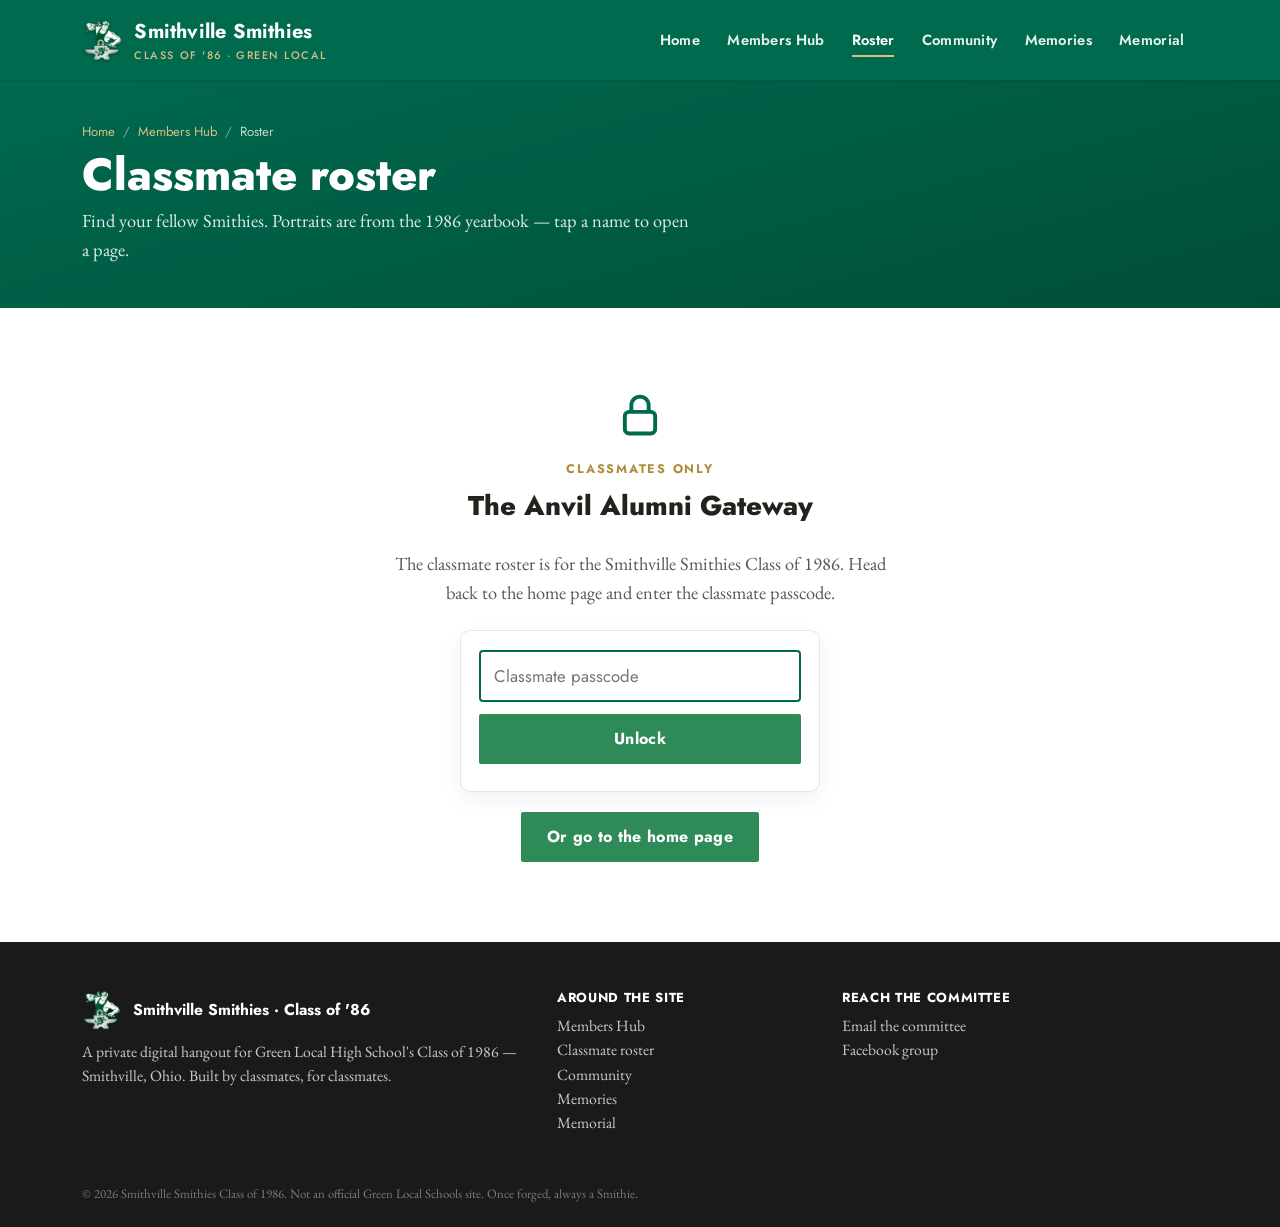
<file: roster.html>
<!DOCTYPE html>
<html lang="en">
<head>
<meta charset="UTF-8">
<meta name="viewport" content="width=device-width, initial-scale=1.0">
<title>Classmate Roster | Smithville Smithies Class of 1986</title>
<meta name="description" content="Browse the Smithville Smithies Class of 1986 alumni roster and classmate portraits.">
<meta name="robots" content="noindex, nofollow">
<meta name="theme-color" content="#006A4E">
<link rel="icon" type="image/x-icon" href="favicon.ico">
<link rel="icon" type="image/png" sizes="32x32" href="meta/favicon-32.png">
<link rel="icon" type="image/png" sizes="16x16" href="meta/favicon-16.png">
<link rel="apple-touch-icon" sizes="180x180" href="meta/apple-touch-icon.png">
<meta property="og:type" content="website">
<meta property="og:title" content="Classmate Roster | Smithville Smithies Class of 1986">
<meta property="og:description" content="Browse the Smithville Smithies Class of 1986 alumni roster and classmate portraits.">
<meta property="og:image" content="meta/og-image.png">
<meta property="og:url" content="roster.html">
<meta name="twitter:card" content="summary_large_image">
<meta name="twitter:title" content="Classmate Roster | Smithville Smithies Class of 1986">
<meta name="twitter:description" content="Browse the Smithville Smithies Class of 1986 alumni roster and classmate portraits.">
<meta name="twitter:image" content="meta/og-image.png">
<link rel="preconnect" href="https://fonts.googleapis.com">
<link rel="preconnect" href="https://fonts.gstatic.com" crossorigin>
<link href="https://fonts.googleapis.com/css2?family=EB+Garamond:ital,wght@0,400;0,600;1,400&family=Jost:wght@400;500;600;700;800&family=VT323&display=swap" rel="stylesheet">
<link rel="stylesheet" href="css/bootstrap.min.css">
<link rel="stylesheet" href="css/site.css">
</head>
<body>
<a class="skip-link" href="#main">Skip to content</a>
<nav class="navbar navbar-expand-lg navbar-smithie sticky-top">
  <div class="container">
    <a class="navbar-brand" href="index.html">
      <img src="meta/crest.png" alt="" width="42" height="42">
      <span>Smithville Smithies<span class="brand-sub">Class of '86 · Green Local</span></span>
    </a>
    <button class="navbar-toggler" type="button" data-bs-toggle="collapse" data-bs-target="#mainNav" aria-controls="mainNav" aria-expanded="false" aria-label="Menu">
      <span class="navbar-toggler-icon"></span>
    </button>
    <div class="collapse navbar-collapse" id="mainNav">
      <ul class="navbar-nav ms-auto align-items-lg-center">
        <li class="nav-item"><a class="nav-link" href="index.html">Home</a></li>
        <li class="nav-item"><a class="nav-link" href="members-hub.html">Members Hub</a></li>
        <li class="nav-item"><a class="nav-link active" aria-current="page" href="roster.html">Roster</a></li>
        <li class="nav-item"><a class="nav-link" href="community.html">Community</a></li>
        <li class="nav-item"><a class="nav-link" href="memories.html">Memories</a></li>
        <li class="nav-item"><a class="nav-link" href="memorial.html">Memorial</a></li>
      </ul>
    </div>
  </div>
</nav>
<header class="page-header">
  <div class="container">
    <nav aria-label="breadcrumb"><ol class="breadcrumb">
      <li class="breadcrumb-item"><a href="index.html">Home</a></li><li class="breadcrumb-item"><a href="members-hub.html">Members Hub</a></li><li class="breadcrumb-item active" aria-current="page">Roster</li>
    </ol></nav>
    <h1>Classmate roster</h1>
    <p>Find your fellow Smithies. Portraits are from the 1986 yearbook — tap a name to open a page.</p>
  </div>
</header>
<section class="locked-wrap" id="locked-notice">
  <div class="container">
    <svg class="lock-mark" viewBox="0 0 24 24" fill="none" stroke="currentColor" stroke-width="1.8" aria-hidden="true"><rect x="5" y="11" width="14" height="10" rx="2"/><path d="M8 11V8a4 4 0 0 1 8 0v3"/></svg>
    <div class="section-heading" style="text-align:center;">
      <span class="kicker">Classmates only</span>
      <h2>The Anvil Alumni Gateway</h2>
    </div>
    <p style="max-width:520px;margin:0 auto 1.5rem;color:#5c5850;">
      The classmate roster is for the Smithville Smithies Class of 1986. Head back to the home page and enter the classmate passcode.
    </p>
    <a href="index.html#gateway" class="btn btn-forge">Go to the gateway</a>
  </div>
</section>

<div id="gated-content" style="display:none;">
<main id="main">
<section class="pt-5 pb-2">
  <div class="container">
    <div class="roster-toolbar">
      <label class="visually-hidden" for="roster-search">Search classmates</label>
      <input type="search" class="form-control roster-search" id="roster-search" placeholder="Search classmates by name..." autocomplete="off">
      <div class="roster-filters" id="roster-filters" role="toolbar" aria-label="Filter classmates">
        <button type="button" class="filter-chip active" data-range="all">All</button>
        <button type="button" class="filter-chip" data-range="a-g">A–G</button>
        <button type="button" class="filter-chip" data-range="h-m">H–M</button>
        <button type="button" class="filter-chip" data-range="n-s">N–S</button>
        <button type="button" class="filter-chip" data-range="t-z">T–Z</button>
        <button type="button" class="filter-chip" data-range="remembered">Remembered</button>
      </div>
      <p class="roster-note"><span id="roster-count">71 classmates</span> from the 1986 yearbook. Names marked In memoriam are honored on the Memorial page. If this is you, send a life update — it goes to the committee so everyone can see it.</p>
    </div>
  </div>
</section>

<section class="roster-grid pb-5">
  <div class="container">
    <div class="row g-4" id="roster-grid-container"></div>
    <p class="roster-empty" id="roster-empty">No classmates match that search.</p>
  </div>
</section>
</main>
</div>

<div class="modal fade" id="profileModal" tabindex="-1" aria-labelledby="pd-name" aria-hidden="true">
  <div class="modal-dialog modal-dialog-centered modal-dialog-scrollable modal-lg modal-fullscreen-sm-down">
    <div class="modal-content">
      <div class="modal-header">
        <h2 class="modal-title h5">Classmate profile</h2>
        <button type="button" class="btn-close" data-bs-dismiss="modal" aria-label="Close"></button>
      </div>
      <div class="modal-body">
        <div class="row">
          <div class="col-md-4 text-center mb-3 mb-md-0">
            <div class="profile-detail-avatar" id="pd-avatar"></div>
            <h3 class="h4 mb-0" id="pd-name"></h3>
            <div class="profile-meta" id="pd-role">Class of 1986</div>
          </div>
          <div class="col-md-8">
            <div class="profile-field">
              <div class="profile-field-label">Life update</div>
              <p id="pd-bio"></p>
            </div>
            <p class="roster-note">Shared updates are collected by the committee (Google Form or email) and added here so they show up for every classmate, not just on one phone.</p>
            <button type="button" class="btn btn-forge mt-3" id="pd-update">Update this page</button>
          </div>
        </div>
      </div>
    </div>
  </div>
</div>
<footer class="footer-smithie">
  <div class="container">
    <div class="row g-4">
      <div class="col-md-5">
        <div class="footer-brand">
          <img src="meta/crest.png" alt="" width="40" height="40">
          Smithville Smithies · Class of '86
        </div>
        <p>A private digital hangout for Green Local High School's Class of 1986 — Smithville, Ohio. Built by classmates, for classmates.</p>
      </div>
      <div class="col-md-3">
        <h6>Around the site</h6>
        <ul class="list-unstyled">
          <li><a href="members-hub.html">Members Hub</a></li>
          <li><a href="roster.html">Classmate roster</a></li>
          <li><a href="community.html">Community</a></li>
          <li><a href="memories.html">Memories</a></li>
          <li><a href="memorial.html">Memorial</a></li>
        </ul>
      </div>
      <div class="col-md-4">
        <h6>Reach the committee</h6>
        <ul class="list-unstyled">
          <li data-contact-email><a data-contact-email data-mail-subject="Class of '86" href="#">Email the committee</a></li>
          <li data-facebook><a data-facebook href="#" target="_blank" rel="noopener">Facebook group</a></li>
          <li data-missing-contact>The committee hasn't published a contact email yet. Ask a classmate from the 40th if you need to write in.</li>
          <li><a href="index.html#gateway" data-lock-site>Lock the members area</a></li>
        </ul>
      </div>
    </div>
    <p class="fine-print">&copy; 2026 Smithville Smithies Class of 1986. Not an official Green Local Schools site. Once forged, always a Smithie.</p>
  </div>
</footer>
<script src="js/bootstrap.bundle.min.js"></script>
<script src="js/config.js"></script>
<script src="js/site.js"></script>
<script src="js/roster.js"></script>
</body>
</html>
</file>
<file: css/site.css>
/* Smithville Smithies · Class of 1986
   Shared styles. School green + white, brass/gold for the forge. */

:root {
  --green: #006a4e;
  --green-dark: #004e39;
  --green-deep: #013326;
  --white: #ffffff;
  --paper: #f7f4ee;
  --gray: #f3f1ea;
  --charcoal: #1a1a1a;
  --ink: #24221c;
  --muted: #5c5850;
  --brass: #2e8b57;
  --brass-light: #eaf6ef;
  --gold: #b08d3e;
  --gold-light: #d8be84;
  --line: rgba(26, 26, 26, 0.1);
  --danger: #9b2c2c;
  --radius: 10px;
  --shadow: 0 12px 32px rgba(1, 51, 38, 0.12);
  --font-sans: "Jost", "Segoe UI", Arial, sans-serif;
  --font-serif: "EB Garamond", Georgia, "Times New Roman", serif;
  --font-mono: "VT323", "Courier New", monospace;
  --max: 1120px;
}

*,
*::before,
*::after { box-sizing: border-box; }

html {
  scroll-behavior: smooth;
  -webkit-font-smoothing: antialiased;
  -moz-osx-font-smoothing: grayscale;
  overflow-x: hidden;
}

body {
  margin: 0;
  font-family: var(--font-serif);
  color: var(--ink);
  background: var(--white);
  font-size: 1.15rem;
  line-height: 1.55;
  overflow-x: hidden;
}

img { max-width: 100%; height: auto; display: block; }

h1, h2, h3, h4, h5, h6,
.navbar-brand, .btn, .nav-link, .kicker, .stat-number, .brand-word {
  font-family: var(--font-sans);
}

h1, h2, h3 { text-wrap: balance; line-height: 1.15; }
p { text-wrap: pretty; }

a { color: var(--green); }
a:hover { color: var(--green-dark); }

button:not(:disabled),
[role="button"]:not(:disabled) { cursor: pointer; }

:focus-visible {
  outline: 3px solid var(--gold);
  outline-offset: 2px;
}

.skip-link {
  position: absolute;
  left: -999px;
  top: 0;
  background: var(--gold);
  color: var(--charcoal);
  padding: 0.6rem 1rem;
  z-index: 10000;
  font-family: var(--font-sans);
  font-weight: 700;
}
.skip-link:focus { left: 0.75rem; top: 0.75rem; }

/* ---------- NAV ---------- */
.navbar-smithie {
  background: var(--green);
  padding-top: 0.7rem;
  padding-bottom: 0.7rem;
  box-shadow: 0 2px 0 rgba(0, 0, 0, 0.08);
}
.navbar-smithie .navbar-brand {
  display: flex;
  align-items: center;
  gap: 0.65rem;
  color: var(--white);
  font-weight: 700;
  letter-spacing: 0.01em;
  min-width: 0;
}
.navbar-smithie .navbar-brand:hover { color: var(--white); }
.navbar-smithie .navbar-brand img {
  height: 42px;
  width: 42px;
  filter: drop-shadow(0 1px 1px rgba(0, 0, 0, 0.25));
}
.navbar-smithie .navbar-brand span { min-width: 0; }
.navbar-smithie .brand-sub {
  display: block;
  font-size: 0.68rem;
  font-weight: 500;
  letter-spacing: 0.14em;
  text-transform: uppercase;
  color: var(--gold-light);
}
.navbar-smithie .nav-link {
  color: rgba(255, 255, 255, 0.9) !important;
  font-weight: 600;
  font-size: 0.92rem;
  letter-spacing: 0.02em;
  padding: 0.55rem 0.85rem !important;
}
.navbar-smithie .nav-link:hover,
.navbar-smithie .nav-link.active {
  color: var(--white) !important;
}
.navbar-smithie .nav-link.active {
  position: relative;
}
.navbar-smithie .nav-link.active::after {
  content: "";
  position: absolute;
  left: 0.85rem;
  right: 0.85rem;
  bottom: 0.2rem;
  height: 2px;
  background: var(--gold-light);
}
.navbar-toggler {
  border: 1px solid rgba(255, 255, 255, 0.45);
  padding: 0.4rem 0.55rem;
  min-width: 44px;
  min-height: 44px;
}
.navbar-toggler-icon {
  background-image: url("data:image/svg+xml,%3csvg xmlns='http://www.w3.org/2000/svg' viewBox='0 0 30 30'%3e%3cpath stroke='rgba%28255, 255, 255, 0.95%29' stroke-linecap='round' stroke-miterlimit='10' stroke-width='2' d='M4 7h22M4 15h22M4 23h22'/%3e%3c/svg%3e");
}

/* ---------- BUTTONS ---------- */
.btn-forge {
  background: var(--brass);
  border: 2px solid var(--brass);
  color: var(--white);
  font-weight: 700;
  padding: 0.7rem 1.5rem;
  border-radius: 2px;
  letter-spacing: 0.02em;
}
.btn-forge:hover,
.btn-forge:focus {
  background: var(--gold);
  border-color: var(--gold);
  color: var(--charcoal);
}
.btn-forge:disabled {
  opacity: 0.55;
  cursor: not-allowed;
}
.btn-outline-forge {
  background: transparent;
  border: 2px solid var(--brass-light);
  color: var(--brass-light);
  font-weight: 700;
  padding: 0.65rem 1.4rem;
  border-radius: 2px;
}
.btn-outline-forge:hover {
  background: var(--brass-light);
  color: var(--green-dark);
}
.btn-outline-darkforge {
  background: transparent;
  border: 2px solid var(--green);
  color: var(--green);
  font-weight: 700;
  padding: 0.65rem 1.4rem;
  border-radius: 2px;
}
.btn-outline-darkforge:hover {
  background: var(--green);
  color: var(--white);
}

/* ---------- HERO / PAGE HEADER ---------- */
.hero {
  background:
    radial-gradient(circle at 12% 20%, rgba(255, 255, 255, 0.07) 0, transparent 42%),
    linear-gradient(165deg, var(--green) 0%, var(--green-dark) 58%, var(--green-deep) 100%);
  color: var(--white);
  padding: 4.5rem 0 5rem;
  text-align: center;
  position: relative;
  overflow: hidden;
}
.hero::before {
  content: "";
  position: absolute;
  inset: 0;
  background-image: radial-gradient(rgba(255, 255, 255, 0.06) 1px, transparent 1.4px);
  background-size: 14px 14px;
  opacity: 0.5;
  pointer-events: none;
}
.hero-logo {
  height: 110px;
  width: 110px;
  margin: 0 auto 1.1rem;
  filter: drop-shadow(0 2px 8px rgba(0, 0, 0, 0.35));
}
.years-badge {
  display: inline-block;
  background: var(--gold);
  color: var(--white);
  font-family: var(--font-sans);
  font-weight: 700;
  padding: 0.35rem 1rem;
  border-radius: 2rem;
  font-size: 0.8rem;
  letter-spacing: 0.12em;
  margin-bottom: 1rem;
  text-transform: uppercase;
}
.hero h1 {
  font-size: clamp(2.1rem, 5.4vw, 3.6rem);
  font-weight: 800;
  letter-spacing: -0.02em;
  margin-bottom: 0.75rem;
}
.hero .lede {
  max-width: 640px;
  margin: 0 auto 1.75rem;
  color: var(--brass-light);
  font-size: 1.28rem;
  line-height: 1.5;
}
.hero .hero-actions { display: flex; gap: 0.75rem; justify-content: center; flex-wrap: wrap; }

.page-header {
  background: linear-gradient(165deg, var(--green) 0%, var(--green-dark) 100%);
  color: var(--white);
  padding: 2.6rem 0 2.8rem;
}
.page-header h1 {
  font-size: clamp(1.9rem, 4vw, 2.8rem);
  font-weight: 800;
  margin: 0.4rem 0 0.4rem;
}
.page-header p { margin: 0; color: rgba(255, 255, 255, 0.88); max-width: 640px; }
.breadcrumb { background: transparent; padding: 0; margin: 0 0 0.4rem; font-family: var(--font-sans); font-size: 0.82rem; }
.breadcrumb-item a { color: var(--gold-light); text-decoration: none; }
.breadcrumb-item.active { color: rgba(255, 255, 255, 0.75); }
.breadcrumb-item + .breadcrumb-item::before { color: rgba(255, 255, 255, 0.45); }

/* ---------- SECTIONS ---------- */
.section-pad { padding: 4.5rem 0; }
.kicker, .section-eyebrow, .section-tag {
  color: var(--gold);
  font-family: var(--font-sans);
  font-weight: 700;
  letter-spacing: 0.14em;
  text-transform: uppercase;
  font-size: 0.78rem;
  margin-bottom: 0.45rem;
  display: inline-block;
}
.section-title {
  font-weight: 800;
  color: var(--charcoal);
  margin-bottom: 0.75rem;
}
.section-title::after {
  content: "";
  display: block;
  width: 56px;
  height: 3px;
  background: var(--gold);
  margin: 0.55rem auto 0;
  border-radius: 2px;
}
.section-title.left::after { margin-left: 0; }
.section-sub { color: var(--muted); max-width: 640px; }
.section-heading { margin-bottom: 1.75rem; }
.section-heading h2 { font-weight: 800; font-size: 1.7rem; margin: 0.2rem 0 0; }
.bg-paper { background: var(--paper); }
.bg-gray { background: var(--gray); }

/* ---------- GATEWAY ---------- */
.gateway-panel {
  background: var(--white);
  border: 1px solid var(--line);
  border-radius: var(--radius);
  padding: 2.2rem 2rem;
  max-width: 480px;
  margin: 0 auto;
  box-shadow: var(--shadow);
  text-align: center;
}
.gateway-panel .lock-mark {
  width: 48px;
  height: 48px;
  margin: 0 auto 0.75rem;
  color: var(--green);
}
.gateway-panel input[type="password"],
.gateway-panel input[type="text"] {
  border: 2px solid var(--green);
  border-radius: 4px;
  padding: 0.7rem 0.85rem;
  width: 100%;
  margin: 1rem 0;
  font-size: 1.05rem;
  font-family: var(--font-sans);
}
#gateway-msg { font-size: 0.95rem; min-height: 1.4rem; font-family: var(--font-sans); }
#gateway-msg.is-error,
.page-unlock .is-error { color: var(--danger); font-weight: 600; }
.gate-note { font-size: 0.88rem; color: #7a7468; margin-top: 1rem; margin-bottom: 0; }

.locked-wrap {
  padding: 5rem 0;
  text-align: center;
}
.locked-wrap .lock-mark { width: 52px; height: 52px; margin: 0 auto 0.75rem; color: var(--green); }

.page-unlock {
  max-width: 360px;
  margin: 0 auto 1.25rem;
  background: var(--white);
  border: 1px solid var(--line);
  border-radius: var(--radius);
  padding: 1.15rem 1.1rem 1rem;
  box-shadow: 0 8px 22px rgba(0, 0, 0, 0.06);
  text-align: center;
}
.page-unlock input[type="password"] {
  border: 2px solid var(--green);
  border-radius: 4px;
  padding: 0.7rem 0.85rem;
  width: 100%;
  margin: 0 0 0.75rem;
  font-size: 1.05rem;
  font-family: var(--font-sans);
}
.page-unlock .btn { width: 100%; }
.page-unlock .gate-note { margin-top: 0.65rem; }

@keyframes gate-shake {
  0%, 100% { transform: translateX(0); }
  20% { transform: translateX(-6px); }
  40% { transform: translateX(6px); }
  60% { transform: translateX(-4px); }
  80% { transform: translateX(4px); }
}
.shake { animation: gate-shake 0.4s ease; }

/* ---------- CARDS ---------- */
.yearbook-frame {
  display: inline-block;
  background: var(--white);
  padding: 0.85rem 0.85rem 1.3rem;
  border-radius: 2px;
  box-shadow: 0 14px 34px rgba(0, 0, 0, 0.18);
  transform: rotate(-1.6deg);
  max-width: min(300px, 100%);
}
.yearbook-cover-img { width: 100%; border: 1px solid #ddd; }

.miss-card {
  background: var(--white);
  border-radius: var(--radius);
  padding: 1.4rem 1.35rem;
  height: 100%;
  border-left: 4px solid var(--green);
  box-shadow: 0 4px 14px rgba(0, 0, 0, 0.04);
}
.miss-card h4 { font-size: 1.05rem; margin-bottom: 0.35rem; font-weight: 700; }
.miss-card p { font-size: 0.98rem; color: var(--muted); margin: 0; }

.stat-card {
  background: var(--white);
  border: 1px solid var(--line);
  border-radius: var(--radius);
  padding: 1.25rem 1rem;
  text-align: center;
  height: 100%;
}
.stat-number {
  font-size: 2.1rem;
  font-weight: 800;
  color: var(--green);
  line-height: 1;
  font-variant-numeric: tabular-nums;
}
.stat-label {
  font-family: var(--font-sans);
  font-size: 0.78rem;
  letter-spacing: 0.08em;
  text-transform: uppercase;
  color: var(--muted);
  margin-top: 0.4rem;
  font-weight: 600;
}
.stat-strip { padding: 2.2rem 0; background: var(--paper); }

.hub-panel {
  display: block;
  background: var(--white);
  border-radius: var(--radius);
  overflow: hidden;
  text-decoration: none;
  color: inherit;
  height: 100%;
  border: 1px solid var(--line);
  box-shadow: 0 8px 22px rgba(1, 51, 38, 0.06);
  transition: transform 0.18s ease, box-shadow 0.18s ease;
}
.hub-panel:hover {
  transform: translateY(-3px);
  box-shadow: var(--shadow);
  color: inherit;
}
.hub-panel-image { aspect-ratio: 16 / 10; overflow: hidden; background: var(--green-dark); }
.hub-panel-image img { width: 100%; height: 100%; object-fit: cover; }
.hub-panel-body { padding: 1.2rem 1.25rem 1.4rem; }
.hub-panel-body h3 { font-size: 1.2rem; font-weight: 800; margin: 0 0 0.4rem; }
.hub-panel-body p { color: var(--muted); font-size: 0.98rem; margin: 0 0 0.7rem; }
.hp-link { font-family: var(--font-sans); font-weight: 700; color: var(--green); font-size: 0.9rem; }

.activity-card {
  background: var(--white);
  border: 1px solid var(--line);
  border-radius: var(--radius);
  overflow: hidden;
}
.activity-item {
  display: flex;
  gap: 0.9rem;
  padding: 1rem 1.2rem;
  border-bottom: 1px solid var(--line);
}
.activity-item:last-child { border-bottom: 0; }
.activity-icon {
  width: 36px; height: 36px; border-radius: 50%;
  background: var(--brass-light); color: var(--green-dark);
  display: flex; align-items: center; justify-content: center;
  font-family: var(--font-sans); font-weight: 800; flex-shrink: 0;
}
.activity-meta { font-size: 0.82rem; color: var(--muted); font-family: var(--font-sans); }

/* ---------- MIXTAPE ---------- */
.mixtape-wrap {
  background: var(--charcoal);
  color: var(--white);
  border-radius: var(--radius);
  padding: 2rem;
  overflow: hidden;
}
.cassette {
  background: linear-gradient(160deg, #2b2b2b, #111);
  border-radius: 0.6rem;
  padding: 1.15rem 1.4rem;
  border: 2px solid var(--gold);
  max-width: min(360px, 100%);
  margin: 0 auto 1.4rem;
}
.cassette .reel-row { display: flex; justify-content: space-between; margin: 1rem 2rem; }
.cassette .reel {
  width: 46px; height: 46px; border-radius: 50%;
  border: 4px solid var(--gold-light); background: #000; position: relative;
}
.cassette .reel::after {
  content: ""; position: absolute; inset: 14px;
  border-radius: 50%; background: var(--gold-light);
}
.cassette .tape-label {
  background: var(--brass-light); color: var(--charcoal);
  border-radius: 0.25rem; padding: 0.4rem 0.6rem; text-align: center;
  font-family: var(--font-mono); font-size: 1.2rem; letter-spacing: 0.05em;
}
.track-list { font-size: 1rem; color: var(--brass-light); }
.track-list li { padding: 0.25rem 0; border-bottom: 1px dashed rgba(234, 246, 239, 0.25); }
.spotify-note { font-size: 0.88rem; color: #9a9a9a; margin-top: 0.8rem; }

/* ---------- ROSTER ---------- */
.roster-toolbar { margin-bottom: 1.5rem; }
.roster-search { min-height: 44px; }
.roster-note { font-size: 0.92rem; color: var(--muted); margin: 0.85rem 0 0; }
.roster-filters {
  display: flex;
  flex-wrap: nowrap;
  gap: 0.45rem;
  overflow-x: auto;
  overflow-y: hidden;
  -webkit-overflow-scrolling: touch;
  scrollbar-width: thin;
  margin: 0.8rem 0 0;
  padding: 0.15rem 0 0.45rem;
  overscroll-behavior-x: contain;
}
.filter-chip {
  flex: 0 0 auto;
  border: 1px solid var(--line);
  background: var(--white);
  color: var(--ink);
  font-family: var(--font-sans);
  font-weight: 600;
  font-size: 0.88rem;
  padding: 0.45rem 0.95rem;
  border-radius: 2rem;
  min-height: 44px;
  white-space: nowrap;
}
.filter-chip.active, .filter-chip:hover {
  background: var(--green);
  color: var(--white);
  border-color: var(--green);
}
.profile-card {
  border: 1px solid var(--line);
  border-radius: var(--radius);
  background: var(--white);
  padding: 1.1rem 0.9rem 1.2rem;
  text-align: center;
  height: 100%;
  box-shadow: 0 4px 14px rgba(0, 0, 0, 0.04);
}
.profile-avatar {
  width: 120px; height: 150px;
  margin: 0 auto 0.75rem;
  background: var(--green);
  color: var(--white);
  display: flex; align-items: center; justify-content: center;
  font-family: var(--font-sans); font-weight: 800; font-size: 1.6rem;
  overflow: hidden;
  border: 3px solid var(--gold-light);
  border-radius: 2px;
}
.profile-avatar img { width: 100%; height: 100%; object-fit: cover; object-position: top; }
.profile-card h3 { font-size: 1.02rem; font-weight: 700; margin: 0 0 0.2rem; }
.profile-meta { font-size: 0.82rem; color: var(--muted); font-family: var(--font-sans); }
.not-pictured-badge, .in-memoriam-badge {
  display: inline-block;
  margin-top: 0.4rem;
  font-family: var(--font-sans);
  font-size: 0.72rem;
  letter-spacing: 0.06em;
  text-transform: uppercase;
  font-weight: 700;
  padding: 0.2rem 0.5rem;
  border-radius: 2px;
}
.not-pictured-badge { background: var(--gray); color: var(--muted); }
.in-memoriam-badge { background: #efe8d6; color: #6b5420; }
.btn-view-profile {
  margin-top: 0.7rem;
  font-family: var(--font-sans);
  font-weight: 700;
  font-size: 0.85rem;
  background: var(--green);
  color: var(--white);
  border: 0;
  padding: 0.5rem 0.9rem;
  border-radius: 2px;
  min-height: 40px;
}
.btn-view-profile:hover { background: var(--green-dark); color: var(--white); }
.roster-empty { display: none; text-align: center; color: var(--muted); padding: 2rem; }
.profile-detail-avatar {
  width: 160px; height: 200px; margin: 0 auto 0.8rem;
  background: var(--green); color: var(--white);
  display: flex; align-items: center; justify-content: center;
  font-family: var(--font-sans); font-weight: 800; font-size: 2rem;
  overflow: hidden; border: 3px solid var(--gold-light);
}
.profile-detail-avatar img { width: 100%; height: 100%; object-fit: cover; object-position: top; }
.profile-field { margin-bottom: 1rem; }
.profile-field-label {
  font-family: var(--font-sans);
  font-size: 0.75rem;
  letter-spacing: 0.1em;
  text-transform: uppercase;
  font-weight: 700;
  color: var(--gold);
  margin-bottom: 0.25rem;
}
.field-empty { color: var(--muted); font-style: italic; }

#profileModal .modal-header {
  background: var(--green);
  color: var(--white);
  border-bottom: 0;
}
#profileModal .modal-title { color: var(--white); font-weight: 700; }
#profileModal .btn-close {
  filter: invert(1) grayscale(1) brightness(2);
  min-width: 44px;
  min-height: 44px;
  opacity: 0.9;
}
#profileModal #pd-update { min-height: 44px; }

/* ---------- MEMORIAL ---------- */
.memorial-card {
  background: var(--white);
  border: 1px solid var(--line);
  border-radius: var(--radius);
  overflow: hidden;
  height: 100%;
  text-align: center;
  padding-bottom: 1.2rem;
}
.memorial-photo {
  aspect-ratio: 4 / 5;
  overflow: hidden;
  background: #1c1c1c;
}
.memorial-photo img { width: 100%; height: 100%; object-fit: cover; object-position: top; filter: grayscale(0.15); }
.memorial-card h3,
.memorial-card h4 { margin: 1rem 1rem 0.25rem; font-weight: 700; font-size: 1.15rem; }
.memorial-years { font-family: var(--font-sans); font-size: 0.88rem; color: var(--muted); }
.memorial-note { font-size: 0.92rem; color: var(--muted); padding: 0.4rem 1.1rem 0; margin: 0; }

/* ---------- COMMUNITY ---------- */
.announcement-card {
  background: var(--white);
  border: 1px solid var(--line);
  border-radius: var(--radius);
  padding: 1.2rem 1.3rem;
  margin-bottom: 1rem;
}
.announcement-card.pinned { border-left: 4px solid var(--gold); }
.ann-meta { font-family: var(--font-sans); font-size: 0.8rem; color: var(--muted); margin-bottom: 0.35rem; }
.announcement-card h4 { font-size: 1.15rem; font-weight: 700; }
.pin-tag {
  display: inline-block;
  margin-left: 0.4rem;
  background: #efe8d6;
  color: #6b5420;
  font-size: 0.72rem;
  font-weight: 700;
  letter-spacing: 0.06em;
  text-transform: uppercase;
  padding: 0.12rem 0.45rem;
  border-radius: 2px;
}
.reunion-event-card {
  background: var(--white);
  border: 1px solid var(--line);
  border-radius: var(--radius);
  overflow: hidden;
}
.reunion-event-banner {
  background: linear-gradient(135deg, var(--green), var(--green-dark));
  color: var(--white);
  padding: 1.6rem 1.5rem;
}
.re-eyebrow { font-family: var(--font-sans); font-size: 0.75rem; letter-spacing: 0.14em; text-transform: uppercase; color: var(--gold-light); }
.reunion-event-banner h3 { margin: 0.35rem 0 0; font-weight: 800; }
.reunion-event-details { padding: 1.3rem 1.5rem 1.6rem; }
.re-detail-row { display: flex; gap: 0.85rem; margin-bottom: 1rem; }
.re-detail-label { font-family: var(--font-sans); font-size: 0.75rem; letter-spacing: 0.1em; text-transform: uppercase; color: var(--gold); font-weight: 700; }
.re-detail-value { font-weight: 600; }
.map-frame {
  margin-top: 0.5rem;
  border-radius: 6px;
  overflow: hidden;
  border: 1px solid var(--line);
  min-height: 180px;
  background: var(--gray);
}
.map-frame iframe { width: 100%; height: 220px; border: 0; display: block; }

.upload-card {
  display: block;
  text-align: center;
  border: 2px dashed var(--green);
  border-radius: var(--radius);
  padding: 1.6rem 1.2rem;
  text-decoration: none;
  color: inherit;
  background: var(--brass-light);
  margin-bottom: 1.25rem;
}
.upload-card:hover { background: #dceee4; color: inherit; }
.upload-card strong { font-family: var(--font-sans); display: block; margin-bottom: 0.2rem; }
.upload-card span { font-size: 0.9rem; color: var(--muted); }

/* ---------- TIMELINE / GALLERY ---------- */
.timeline { position: relative; padding-left: 1.5rem; }
.timeline::before {
  content: "";
  position: absolute;
  left: 6px; top: 0; bottom: 0;
  width: 2px;
  background: var(--gold-light);
}
.timeline-item { position: relative; margin-bottom: 1.5rem; }
.timeline-dot {
  position: absolute;
  left: -1.5rem;
  top: 1.15rem;
  width: 14px; height: 14px;
  border-radius: 50%;
  background: var(--green);
  border: 3px solid var(--gold-light);
}
.timeline-year {
  font-family: var(--font-sans);
  font-weight: 800;
  color: var(--green);
  letter-spacing: 0.04em;
  margin-bottom: 0.35rem;
}
.timeline-card {
  background: var(--white);
  border: 1px solid var(--line);
  border-radius: var(--radius);
  padding: 1.1rem 1.2rem;
}
.timeline-card h4 { font-weight: 700; margin-bottom: 0.35rem; }
.timeline-card p { color: var(--muted); margin: 0 0 0.5rem; }
.tc-thumb { width: 100%; max-height: 160px; object-fit: cover; border-radius: 4px; margin-bottom: 0.7rem; }
.tc-link { font-family: var(--font-sans); font-weight: 700; font-size: 0.9rem; }

.photo-grid {
  display: grid;
  grid-template-columns: repeat(auto-fill, minmax(140px, 1fr));
  gap: 0.55rem;
}
.photo-grid a {
  display: block;
  aspect-ratio: 1;
  overflow: hidden;
  border-radius: 4px;
  background: #111;
}
.photo-grid img { width: 100%; height: 100%; object-fit: cover; transition: transform 0.2s ease; }
.photo-grid a:hover img { transform: scale(1.05); }
.gallery-count { color: var(--muted); font-size: 0.95rem; }
.gallery-hero { margin: 0 0 1rem; }
.gallery-hero a { display: inline-block; max-width: min(100%, 420px); }
.gallery-hero img { width: 100%; border-radius: 6px; }

/* Lightbox */
.lightbox {
  display: none;
  position: fixed;
  inset: 0;
  z-index: 20000;
  background: rgba(10, 18, 14, 0.94);
  align-items: center;
  justify-content: center;
  padding: 2rem 1rem;
}
.lightbox.open { display: flex; }
.lightbox img { max-width: min(96vw, 1100px); max-height: 86vh; box-shadow: 0 20px 60px rgba(0,0,0,.5); }
.lightbox-close, .lightbox-nav {
  position: absolute;
  background: transparent;
  border: 0;
  color: var(--white);
  font-size: 2rem;
  line-height: 1;
  min-width: 44px;
  min-height: 44px;
  font-family: var(--font-sans);
}
.lightbox-close { top: 0.8rem; right: 1rem; }
.lightbox-prev { left: 0.6rem; }
.lightbox-next { right: 0.6rem; }
.lightbox-caption {
  position: absolute;
  bottom: 1rem;
  left: 0; right: 0;
  text-align: center;
  color: #ddd;
  font-family: var(--font-sans);
  font-size: 0.9rem;
}

/* ---------- BOOT SCREEN ---------- */
#boot-screen {
  position: fixed; inset: 0; z-index: 9999;
  background: #0c0f0c;
  color: #33ff66;
  font-family: var(--font-mono);
  padding: 6vh 6vw;
  overflow: hidden;
  transition: opacity 0.6s ease;
}
#boot-screen.hidden { opacity: 0; pointer-events: none; }
#boot-screen::before {
  content: "";
  position: absolute; inset: 0;
  background: repeating-linear-gradient(
    to bottom,
    rgba(51, 255, 102, 0.05) 0px,
    rgba(51, 255, 102, 0.05) 1px,
    transparent 1px,
    transparent 3px
  );
  pointer-events: none;
}
#boot-lines { font-size: clamp(0.95rem, 3.6vw, 1.3rem); line-height: 1.5; white-space: pre-wrap; overflow-wrap: anywhere; min-height: 40vh; }
.cursor-blink {
  display: inline-block; width: 0.6em; height: 1.1em;
  background: #33ff66; margin-left: 0.15em;
  vertical-align: text-bottom; animation: blink 1s steps(1) infinite;
}
@keyframes blink { 50% { opacity: 0; } }
#boot-enter-row { margin-top: 2rem; font-size: 1.3rem; display: none; }
#boot-enter-row.show { display: block; }
.btn-boot-enter {
  font-family: var(--font-mono);
  font-size: 1.35rem;
  background: transparent;
  color: #33ff66;
  border: 2px solid #33ff66;
  padding: 0.35rem 1.4rem;
  letter-spacing: 0.12em;
}
.btn-boot-enter:hover { background: #33ff66; color: #0c0f0c; }
#skip-intro {
  position: absolute; bottom: 1.5rem; right: 1.5rem;
  color: #33ff66; opacity: 0.55;
  font-size: 1rem; font-family: var(--font-mono);
  text-decoration: underline; cursor: pointer; background: none; border: 0;
}
#skip-intro:hover { opacity: 1; }

/* ---------- FOOTER ---------- */
.footer-smithie {
  background: var(--charcoal);
  color: #c9c9c9;
  padding: 3rem 0 1.5rem;
  font-size: 0.98rem;
}
.footer-smithie h6 {
  color: var(--white);
  font-weight: 700;
  letter-spacing: 0.05em;
  font-size: 0.82rem;
  text-transform: uppercase;
}
.footer-smithie a { color: #c9c9c9; text-decoration: none; }
.footer-smithie a:hover { color: var(--gold-light); }
.footer-brand {
  display: flex; align-items: center; gap: 0.7rem;
  color: var(--white); font-family: var(--font-sans); font-weight: 700;
  margin-bottom: 0.6rem;
}
.footer-brand img { width: 40px; height: 40px; }
.fine-print { font-size: 0.8rem; color: #7a7a7a; margin-top: 2rem; margin-bottom: 0; }
.footer-bottom { border-top: 1px solid #333; margin-top: 1.6rem; padding-top: 1rem; font-size: 0.8rem; color: #7a7a7a; }

/* ---------- ADMIN ---------- */
.admin-callout {
  background: #fff8e8;
  border: 1px solid var(--gold-light);
  border-radius: var(--radius);
  padding: 1rem 1.15rem;
  font-size: 0.95rem;
}
code, .mono {
  font-family: ui-monospace, SFMono-Regular, Menlo, Consolas, monospace;
  font-size: 0.88em;
  background: var(--gray);
  padding: 0.1em 0.35em;
  border-radius: 3px;
}
.howto-step { display: flex; gap: 1rem; margin-bottom: 1.2rem; }
.howto-num {
  flex-shrink: 0;
  width: 36px; height: 36px; border-radius: 50%;
  background: var(--green); color: var(--white);
  display: flex; align-items: center; justify-content: center;
  font-family: var(--font-sans); font-weight: 800;
}

/* ---------- PONG TEASER ---------- */
.pong-teaser {
  display: flex; align-items: center; justify-content: space-between; gap: 1rem;
  background: var(--green-dark); color: var(--white);
  border-radius: var(--radius); padding: 1.4rem 1.6rem;
  text-decoration: none;
}
.pong-teaser:hover { color: var(--white); }
.pong-teaser h3 { margin: 0 0 0.2rem; font-weight: 800; }
.pong-teaser p { margin: 0; color: var(--brass-light); font-size: 0.98rem; }

/* ---------- WRITE-IN MODAL ---------- */
.write-modal {
  position: fixed;
  inset: 0;
  z-index: 21000;
  background: rgba(10, 18, 14, 0.62);
  display: flex;
  align-items: center;
  justify-content: center;
  padding: 1.25rem;
}
.write-modal[hidden] { display: none !important; }
.write-dialog {
  background: var(--white);
  color: var(--ink);
  border-radius: 12px;
  padding: 1.5rem 1.4rem 1.3rem;
  width: min(520px, 100%);
  max-height: min(90vh, 720px);
  overflow: auto;
  position: relative;
  box-shadow: var(--shadow);
}
.write-close {
  position: absolute;
  top: 0.5rem;
  right: 0.65rem;
  border: 0;
  background: transparent;
  font-size: 1.8rem;
  line-height: 1;
  min-width: 44px;
  min-height: 44px;
  color: var(--muted);
}
.write-dialog h2 {
  font-size: 1.35rem;
  font-weight: 800;
  margin: 0 1.5rem 0.4rem 0;
}
.write-lead { color: var(--muted); font-size: 0.98rem; margin-bottom: 1rem; }
.write-label {
  display: block;
  font-family: var(--font-sans);
  font-size: 0.75rem;
  letter-spacing: 0.1em;
  text-transform: uppercase;
  font-weight: 700;
  color: var(--gold);
  margin: 0.7rem 0 0.3rem;
}
.write-dialog input,
.write-dialog textarea {
  width: 100%;
  border: 2px solid var(--green);
  border-radius: 4px;
  padding: 0.65rem 0.75rem;
  font-family: var(--font-sans);
  font-size: 1rem;
}
.write-actions { display: flex; flex-wrap: wrap; gap: 0.6rem; margin-top: 1rem; }
.write-status { min-height: 1.4rem; margin: 0.75rem 0 0; font-size: 0.92rem; color: var(--green-dark); font-family: var(--font-sans); }

.status-list { list-style: none; padding: 0; margin: 1rem 0 0; }
.status-list li {
  display: flex;
  gap: 0.85rem;
  padding: 0.85rem 0.9rem;
  border: 1px solid var(--line);
  border-radius: 8px;
  margin-bottom: 0.55rem;
  background: var(--white);
}
.status-flag {
  flex-shrink: 0;
  align-self: flex-start;
  font-family: var(--font-sans);
  font-size: 0.72rem;
  font-weight: 800;
  letter-spacing: 0.08em;
  text-transform: uppercase;
  padding: 0.25rem 0.5rem;
  border-radius: 2px;
  min-width: 4.4rem;
  text-align: center;
}
.status-ok .status-flag { background: #dceee4; color: var(--green-dark); }
.status-warn .status-flag { background: #efe8d6; color: #6b5420; }
.status-miss .status-flag { background: #f3d6d6; color: var(--danger); }
.status-detail { color: var(--muted); font-size: 0.92rem; margin-top: 0.15rem; }

@media (max-width: 575.98px) {
  .hero { padding: 3rem 0 3.5rem; }
  .hero .lede { font-size: 1.08rem; }
  .section-pad { padding: 3.2rem 0; }
  .profile-avatar { width: 100%; height: auto; aspect-ratio: 4 / 5; }
  .photo-grid { grid-template-columns: repeat(2, 1fr); }
  #boot-screen { padding: 4vh 5vw; }
  #skip-intro { right: 0.75rem; bottom: 0.75rem; font-size: 0.9rem; }
  .cassette .reel-row { margin: 1rem 1.2rem; }
  .yearbook-frame { transform: none; }
  .write-actions .btn { width: 100%; }
  .navbar-smithie .nav-link.active::after { display: none; }
  .btn-view-profile { width: 100%; }
  .profile-card h3 { font-size: 0.92rem; }
  .profile-detail-avatar { width: 120px; height: 150px; }
  #profileModal #pd-update { width: 100%; }
  #profileModal .modal-body { padding-bottom: 1.5rem; }
  .lightbox { padding: 3.2rem 0.4rem 3rem; }
  .lightbox img { max-height: 70vh; }
}

@media (max-width: 991.98px) {
  .navbar-smithie .navbar-brand { max-width: calc(100% - 56px); }
  .navbar-smithie .navbar-brand span { font-size: 0.98rem; line-height: 1.2; }
  .navbar-smithie .brand-sub { letter-spacing: 0.08em; font-size: 0.62rem; }
  .navbar-smithie .navbar-collapse {
    margin-top: 0.55rem;
    padding: 0.35rem 0 0.5rem;
    border-top: 1px solid rgba(255, 255, 255, 0.18);
  }
  .navbar-smithie .navbar-nav { width: 100%; }
  .navbar-smithie .nav-link {
    padding: 0.85rem 0.35rem !important;
    font-size: 1.05rem;
    border-bottom: 1px solid rgba(255, 255, 255, 0.1);
  }
  .navbar-smithie .nav-item:last-child .nav-link { border-bottom: 0; }
  .navbar-smithie .nav-link.active { color: var(--gold-light) !important; }
  .locked-wrap { padding: 2.2rem 0 3rem; }
}

@media (min-width: 768px) {
  .roster-filters {
    flex-wrap: wrap;
    overflow: visible;
  }
}

@media (prefers-reduced-motion: reduce) {
  .cursor-blink { animation: none; }
  html { scroll-behavior: auto; }
  .hub-panel, .photo-grid img { transition: none; }
  .shake { animation: none; }
}
</file>
